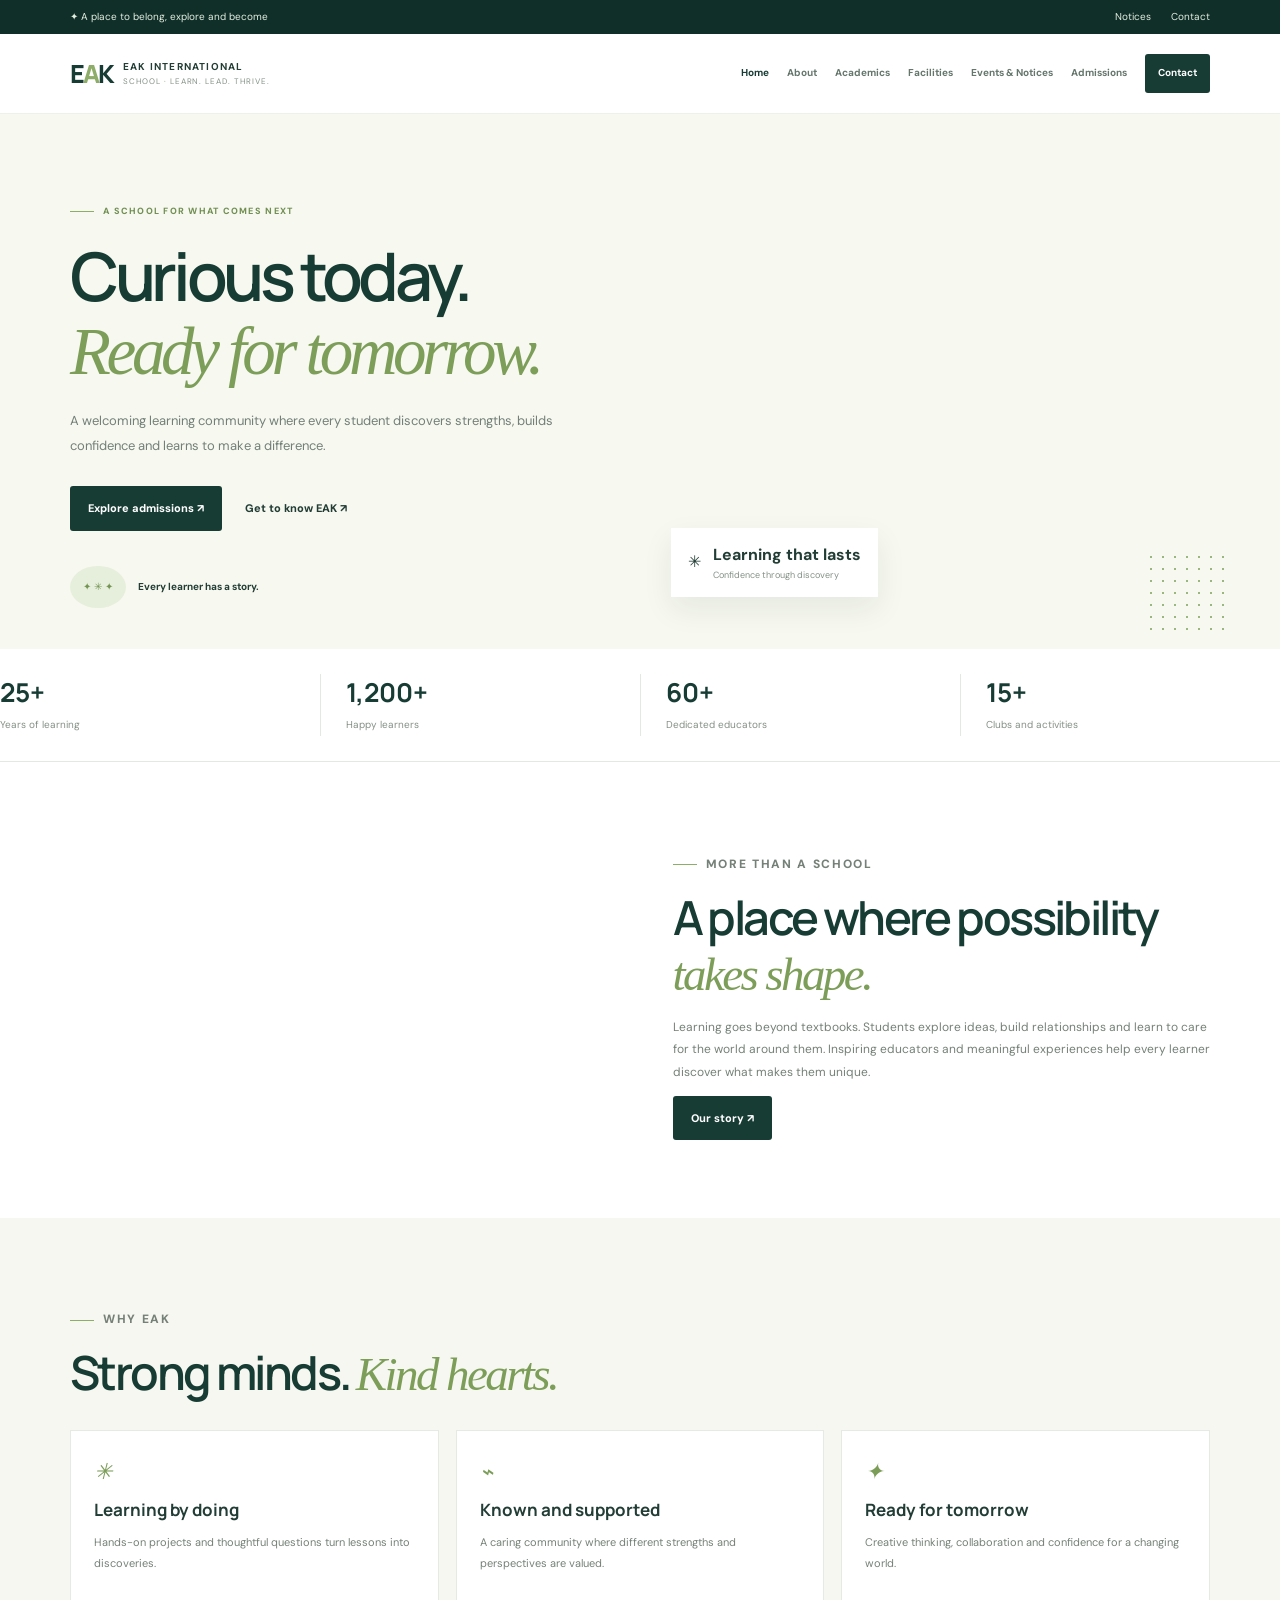
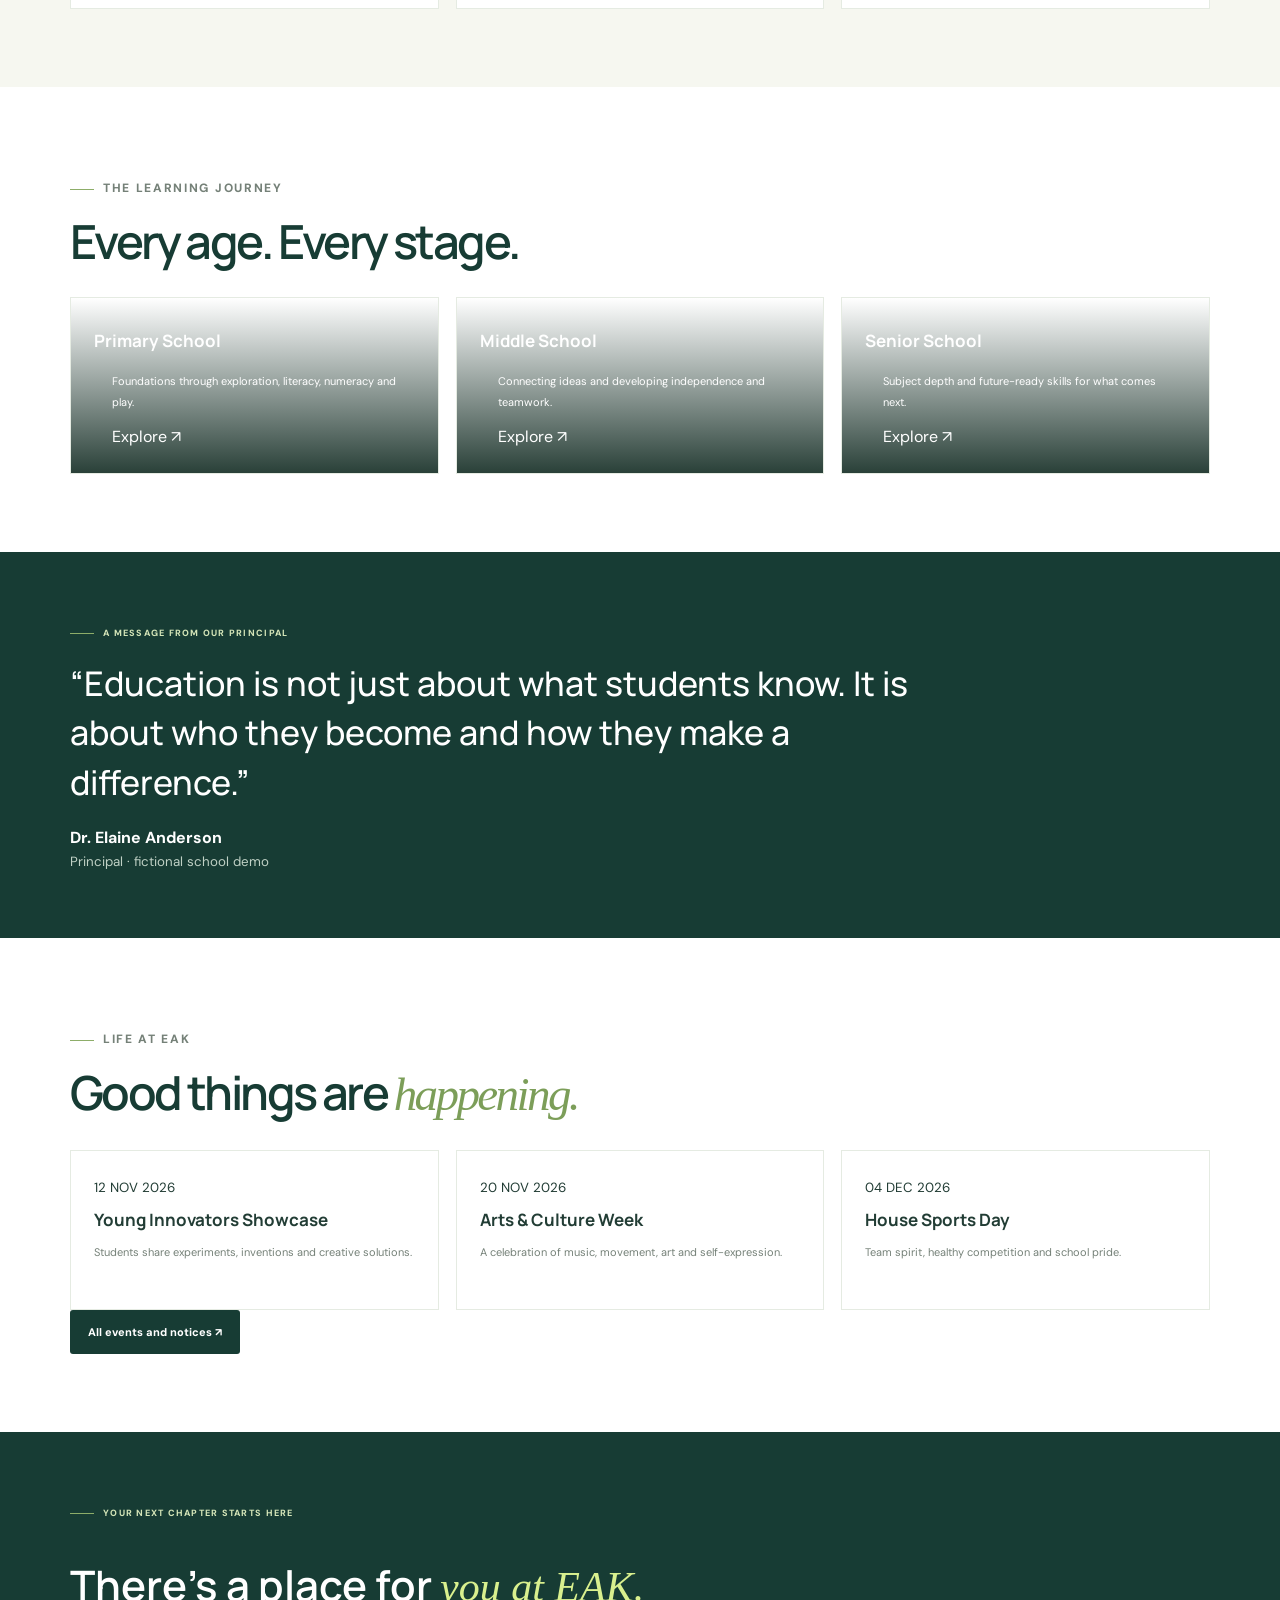
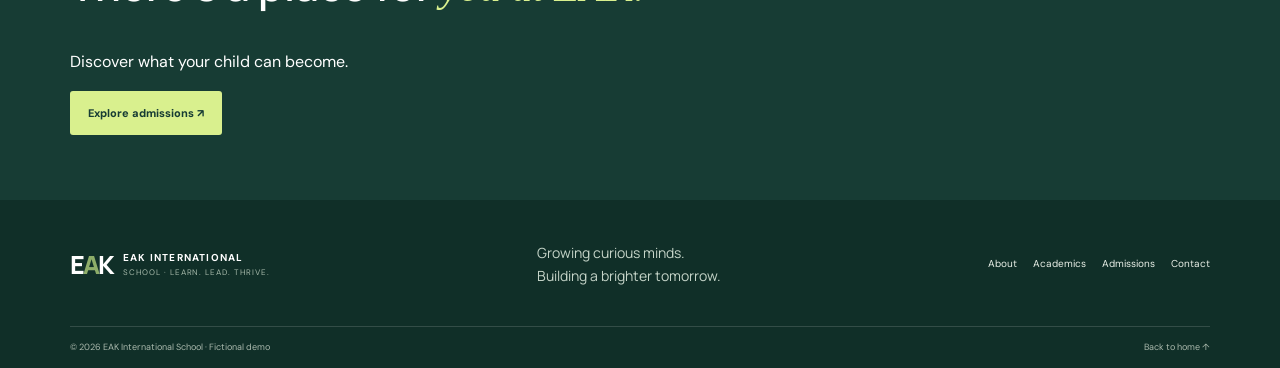
<file: index.html>
<!doctype html>
<html lang="en">

<head>
    <meta charset="utf-8">
    <meta name="viewport" content="width=device-width,initial-scale=1">
    <meta name="description" content="EAK International School — a curious, caring learning community.">
    <title>Home | EAK International School</title>
    <link rel="preconnect" href="https://fonts.googleapis.com">
    <link rel="preconnect" href="https://fonts.gstatic.com" crossorigin>
    <link
        href="https://fonts.googleapis.com/css2?family=DM+Sans:wght@400;500;600;700&family=Manrope:wght@400;500;600;700;800&display=swap"
        rel="stylesheet">
    <link rel="stylesheet" href="css/styles.css">
    <script src="js/main.js" defer></script>
</head>

<body>
    <div class="utility">
        <div class="wrap utility-inner"><span>✦ A place to belong, explore and become</span>
            <div><a href="events.html">Notices</a><a href="contact.html">Contact</a></div>
        </div>
    </div>
    <header class="header">
        <div class="wrap nav-wrap"><a class="brand" href="index.html"><span
                    class="brand-symbol">E<span>A</span>K</span><span><b>EAK INTERNATIONAL</b><small>SCHOOL · LEARN.
                        LEAD. THRIVE.</small></span></a>
            <button class="menu-toggle" aria-label="Open navigation" aria-expanded="false">☰</button>
            <nav class="nav" aria-label="Main navigation"><a href="index.html" class="active">Home</a><a
                    href="about.html">About</a><a href="academics.html">Academics</a><a
                    href="facilities.html">Facilities</a><a href="events.html">Events & Notices</a><a
                    href="admissions.html">Admissions</a><a href="contact.html">Contact</a></nav>
        </div>
    </header>
    <main>
        <section class="home-hero">
            <div class="wrap hero-layout">
                <div class="hero-copy">
                    <p class="eyebrow">A SCHOOL FOR WHAT COMES NEXT</p>
                    <h1>Curious today.<br><em>Ready for tomorrow.</em></h1>
                    <p class="lead">A welcoming learning community where every student discovers strengths, builds
                        confidence and learns to make a difference.</p>
                    <div class="actions"><a class="btn" href="admissions.html">Explore admissions ↗</a><a
                            class="inline-link" href="about.html">Get to know EAK ↗</a></div>
                    <div class="hero-note"><span>✦ ✳ ✦</span><b>Every learner has a story.</b></div>
                </div>
                <div class="hero-art">
                    <div class="hero-image"></div>
                    <div class="image-tag">✳ <div><b>Learning that lasts</b><small>Confidence through discovery</small>
                        </div>
                    </div>
                    <div class="dots"></div>
                </div>
            </div>
        </section>
        <section class="stats">
            <div><b>25+</b><small>Years of learning</small></div>
            <div><b>1,200+</b><small>Happy learners</small></div>
            <div><b>60+</b><small>Dedicated educators</small></div>
            <div><b>15+</b><small>Clubs and activities</small></div>
        </section>
        <section class="section">
            <div class="wrap split">
                <div class="photo about-photo"></div>
                <div>
                    <p class="eyebrow">MORE THAN A SCHOOL</p>
                    <h2>A place where possibility <em>takes shape.</em></h2>
                    <p>Learning goes beyond textbooks. Students explore ideas, build relationships and learn to care for
                        the world around them. Inspiring educators and meaningful experiences help every learner
                        discover what makes them unique.</p><a class="btn" href="about.html">Our story ↗</a>
                </div>
            </div>
        </section>
        <section class="section tint">
            <div class="wrap">
                <p class="eyebrow">WHY EAK</p>
                <h2>Strong minds. <em>Kind hearts.</em></h2>
                <div class="cards">
                    <article><i>✳</i>
                        <h3>Learning by doing</h3>
                        <p>Hands-on projects and thoughtful questions turn lessons into discoveries.</p>
                    </article>
                    <article><i>⌁</i>
                        <h3>Known and supported</h3>
                        <p>A caring community where different strengths and perspectives are valued.</p>
                    </article>
                    <article><i>✦</i>
                        <h3>Ready for tomorrow</h3>
                        <p>Creative thinking, collaboration and confidence for a changing world.</p>
                    </article>
                </div>
            </div>
        </section>
        <section class="section">
            <div class="wrap">
                <p class="eyebrow">THE LEARNING JOURNEY</p>
                <h2>Every age. Every stage.</h2>
                <div class="cards">
                    <article class="photo-card p1">
                        <h3>Primary School</h3>
                        <p>Foundations through exploration, literacy, numeracy and play.</p><a
                            href="academics.html#primary">Explore ↗</a>
                    </article>
                    <article class="photo-card p2">
                        <h3>Middle School</h3>
                        <p>Connecting ideas and developing independence and teamwork.</p><a
                            href="academics.html#middle">Explore ↗</a>
                    </article>
                    <article class="photo-card p3">
                        <h3>Senior School</h3>
                        <p>Subject depth and future-ready skills for what comes next.</p><a
                            href="academics.html#senior">Explore ↗</a>
                    </article>
                </div>
            </div>
        </section>
        <section class="dark-band">
            <div class="wrap">
                <p class="eyebrow light">A MESSAGE FROM OUR PRINCIPAL</p>
                <blockquote>“Education is not just about what students know. It is about who they become and how they
                    make a difference.”</blockquote><b>Dr. Elaine Anderson</b><small>Principal · fictional school
                    demo</small>
            </div>
        </section>
        <section class="section">
            <div class="wrap">
                <p class="eyebrow">LIFE AT EAK</p>
                <h2>Good things are <em>happening.</em></h2>
                <div class="cards">
                    <article><small>12 NOV 2026</small>
                        <h3>Young Innovators Showcase</h3>
                        <p>Students share experiments, inventions and creative solutions.</p>
                    </article>
                    <article><small>20 NOV 2026</small>
                        <h3>Arts & Culture Week</h3>
                        <p>A celebration of music, movement, art and self-expression.</p>
                    </article>
                    <article><small>04 DEC 2026</small>
                        <h3>House Sports Day</h3>
                        <p>Team spirit, healthy competition and school pride.</p>
                    </article>
                </div><a class="btn" href="events.html">All events and notices ↗</a>
            </div>
        </section>
        <section class="dark-band">
            <div class="wrap">
                <p class="eyebrow light">YOUR NEXT CHAPTER STARTS HERE</p>
                <h2>There’s a place for <em>you at EAK.</em></h2>
                <p>Discover what your child can become.</p><a class="btn lime" href="admissions.html">Explore admissions
                    ↗</a>
            </div>
        </section>
    </main>
    <footer class="footer">
        <div class="wrap footer-main"><a class="brand brand-light" href="index.html"><span
                    class="brand-symbol">E<span>A</span>K</span><span><b>EAK INTERNATIONAL</b><small>SCHOOL · LEARN.
                        LEAD. THRIVE.</small></span></a>
            <p>Growing curious minds.<br>Building a brighter tomorrow.</p>
            <div class="footer-links"><a href="about.html">About</a><a href="academics.html">Academics</a><a
                    href="admissions.html">Admissions</a><a href="contact.html">Contact</a></div>
        </div>
        <div class="wrap footer-bottom"><span>© <span data-year>2026</span> EAK International School · Fictional
                demo</span><a href="index.html">Back to home ↑</a></div>
    </footer>
</body>

</html>
</file>
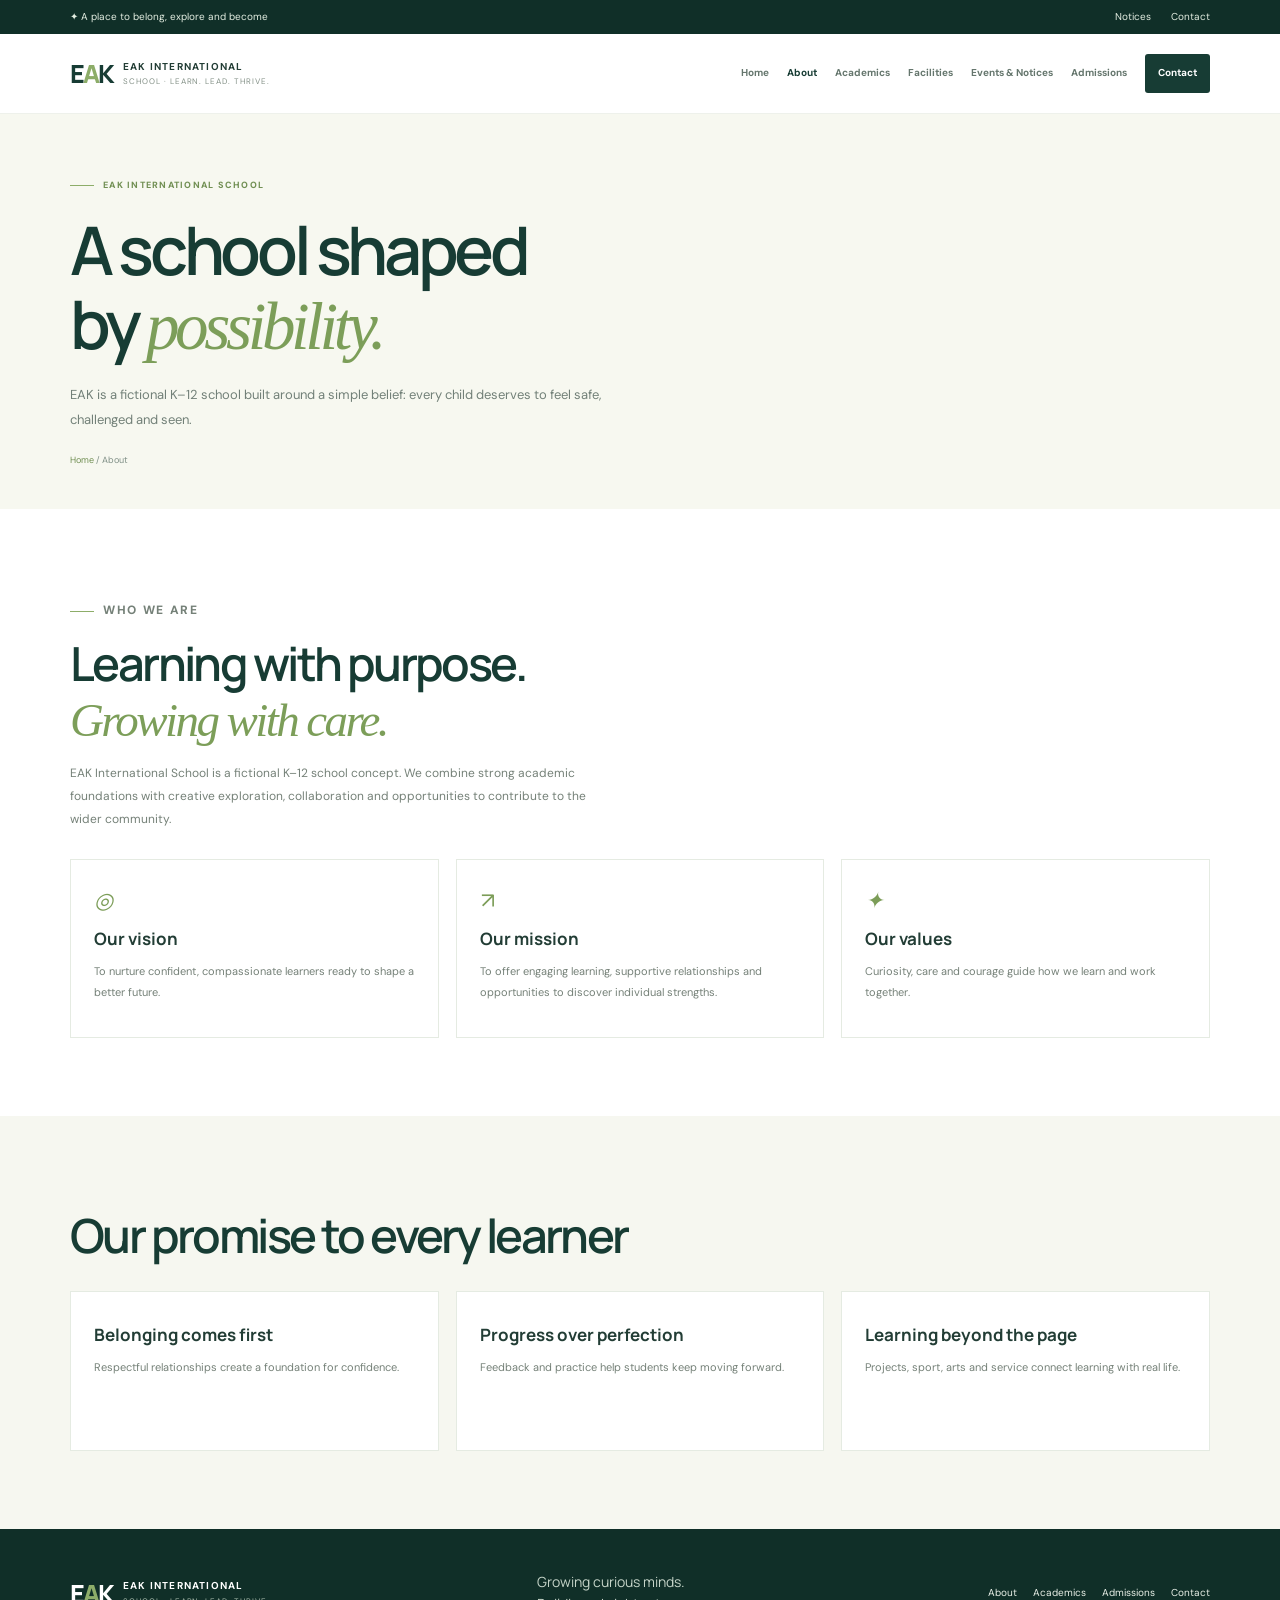
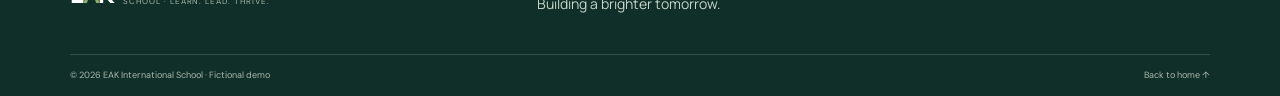
<file: about.html>
<!doctype html>
<html lang="en">

<head>
    <meta charset="utf-8">
    <meta name="viewport" content="width=device-width,initial-scale=1">
    <meta name="description" content="EAK International School — a curious, caring learning community.">
    <title>About | EAK International School</title>
    <link rel="preconnect" href="https://fonts.googleapis.com">
    <link rel="preconnect" href="https://fonts.gstatic.com" crossorigin>
    <link
        href="https://fonts.googleapis.com/css2?family=DM+Sans:wght@400;500;600;700&family=Manrope:wght@400;500;600;700;800&display=swap"
        rel="stylesheet">
    <link rel="stylesheet" href="css/styles.css">
    <script src="js/main.js" defer></script>
</head>

<body>
    <div class="utility">
        <div class="wrap utility-inner"><span>✦ A place to belong, explore and become</span>
            <div><a href="events.html">Notices</a><a href="contact.html">Contact</a></div>
        </div>
    </div>
    <header class="header">
        <div class="wrap nav-wrap"><a class="brand" href="index.html"><span
                    class="brand-symbol">E<span>A</span>K</span><span><b>EAK INTERNATIONAL</b><small>SCHOOL · LEARN.
                        LEAD. THRIVE.</small></span></a>
            <button class="menu-toggle" aria-label="Open navigation" aria-expanded="false">☰</button>
            <nav class="nav" aria-label="Main navigation"><a href="index.html">Home</a><a href="about.html"
                    class="active">About</a><a href="academics.html">Academics</a><a
                    href="facilities.html">Facilities</a><a href="events.html">Events & Notices</a><a
                    href="admissions.html">Admissions</a><a href="contact.html">Contact</a></nav>
        </div>
    </header>
    <main>
        <section class="page-hero">
            <div class="wrap">
                <p class="eyebrow">EAK INTERNATIONAL SCHOOL</p>
                <h1>A school shaped<br>by <em>possibility.</em></h1>
                <p class="lead">EAK is a fictional K–12 school built around a simple belief: every child deserves to
                    feel safe, challenged and seen.</p>
                <div class="breadcrumb"><a href="index.html">Home</a> / About</div>
            </div>
        </section>
        <section class="section">
            <div class="wrap">
                <p class="eyebrow">WHO WE ARE</p>
                <h2>Learning with purpose.<br><em>Growing with care.</em></h2>
                <p class="lead">EAK International School is a fictional K–12 school concept. We combine strong academic
                    foundations with creative exploration, collaboration and opportunities to contribute to the wider
                    community.</p>
                <div class="cards">
                    <article><i>◎</i>
                        <h3>Our vision</h3>
                        <p>To nurture confident, compassionate learners ready to shape a better future.</p>
                    </article>
                    <article><i>↗</i>
                        <h3>Our mission</h3>
                        <p>To offer engaging learning, supportive relationships and opportunities to discover individual
                            strengths.</p>
                    </article>
                    <article><i>✦</i>
                        <h3>Our values</h3>
                        <p>Curiosity, care and courage guide how we learn and work together.</p>
                    </article>
                </div>
            </div>
        </section>
        <section class="section tint">
            <div class="wrap">
                <h2>Our promise to every learner</h2>
                <div class="cards">
                    <article>
                        <h3>Belonging comes first</h3>
                        <p>Respectful relationships create a foundation for confidence.</p>
                    </article>
                    <article>
                        <h3>Progress over perfection</h3>
                        <p>Feedback and practice help students keep moving forward.</p>
                    </article>
                    <article>
                        <h3>Learning beyond the page</h3>
                        <p>Projects, sport, arts and service connect learning with real life.</p>
                    </article>
                </div>
            </div>
        </section>
    </main>
    <footer class="footer">
        <div class="wrap footer-main"><a class="brand brand-light" href="index.html"><span
                    class="brand-symbol">E<span>A</span>K</span><span><b>EAK INTERNATIONAL</b><small>SCHOOL · LEARN.
                        LEAD. THRIVE.</small></span></a>
            <p>Growing curious minds.<br>Building a brighter tomorrow.</p>
            <div class="footer-links"><a href="about.html">About</a><a href="academics.html">Academics</a><a
                    href="admissions.html">Admissions</a><a href="contact.html">Contact</a></div>
        </div>
        <div class="wrap footer-bottom"><span>© <span data-year>2026</span> EAK International School · Fictional
                demo</span><a href="index.html">Back to home ↑</a></div>
    </footer>
</body>

</html>
</file>
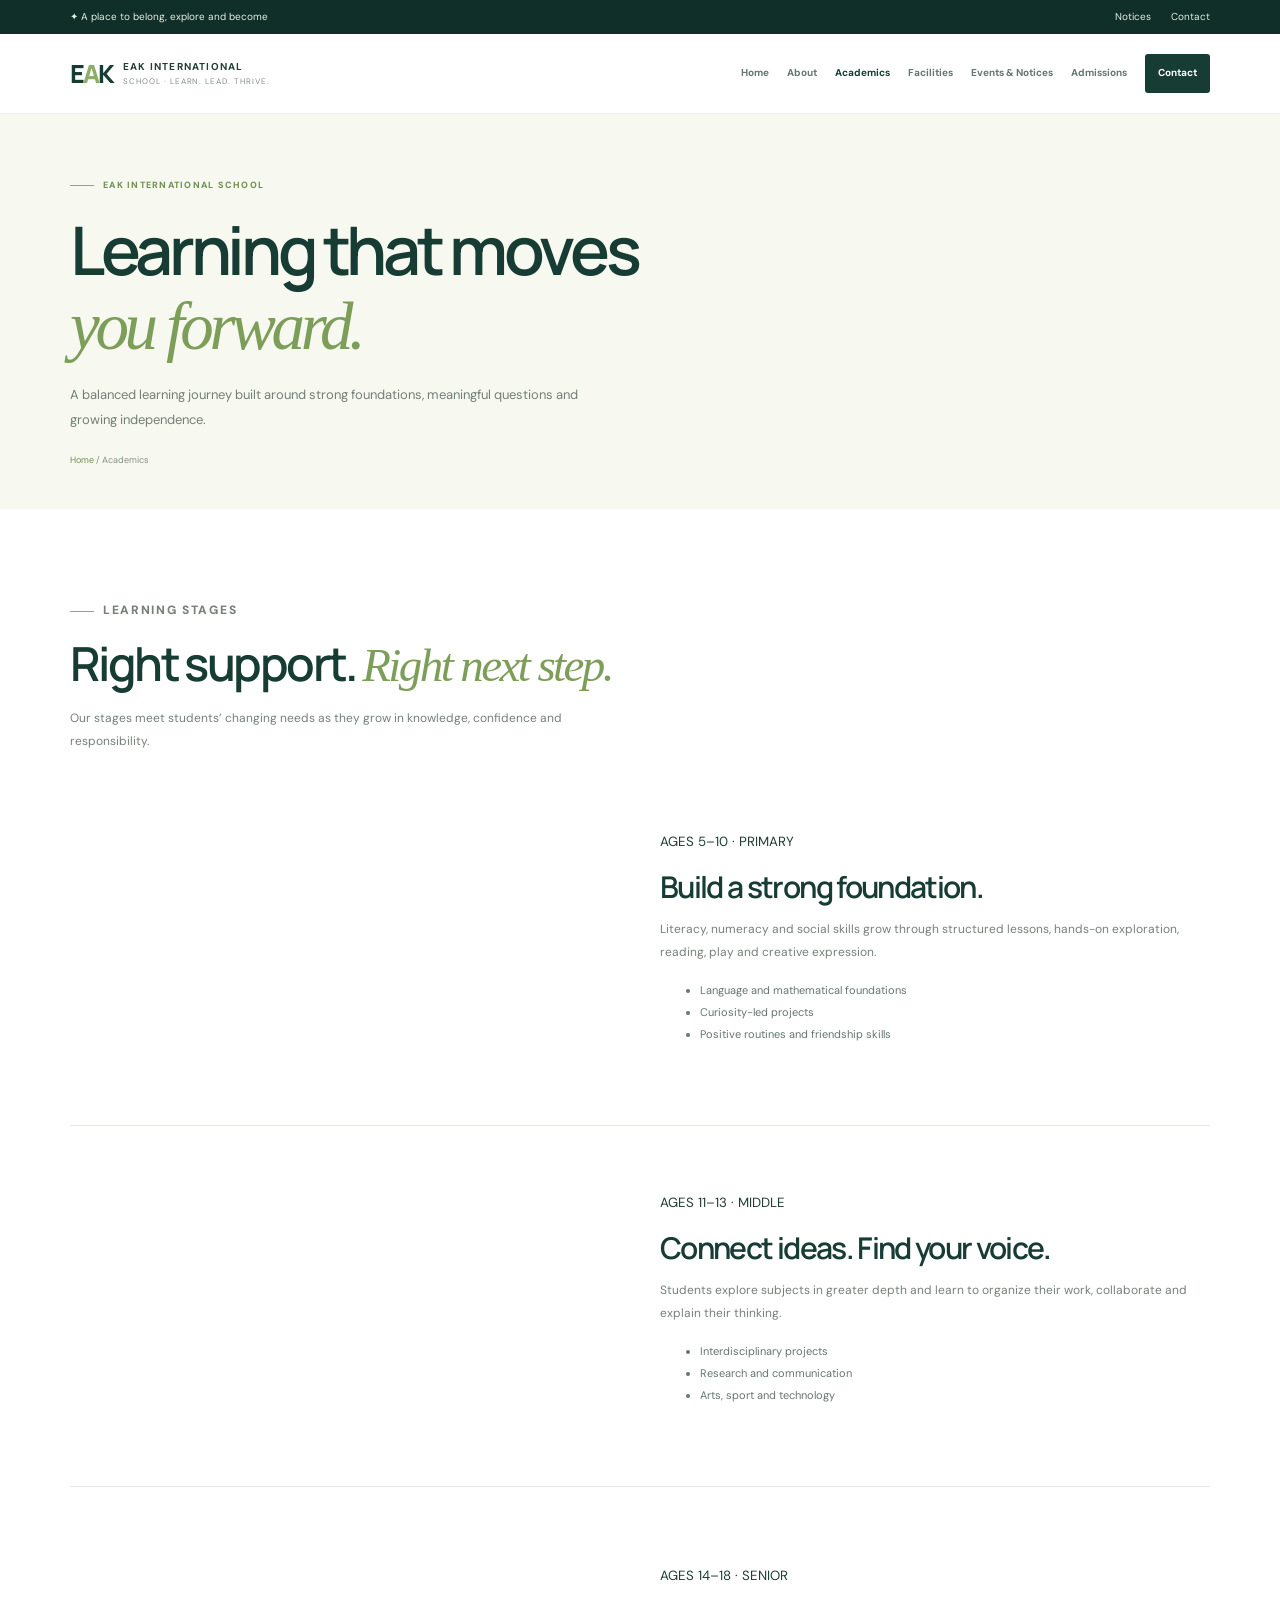
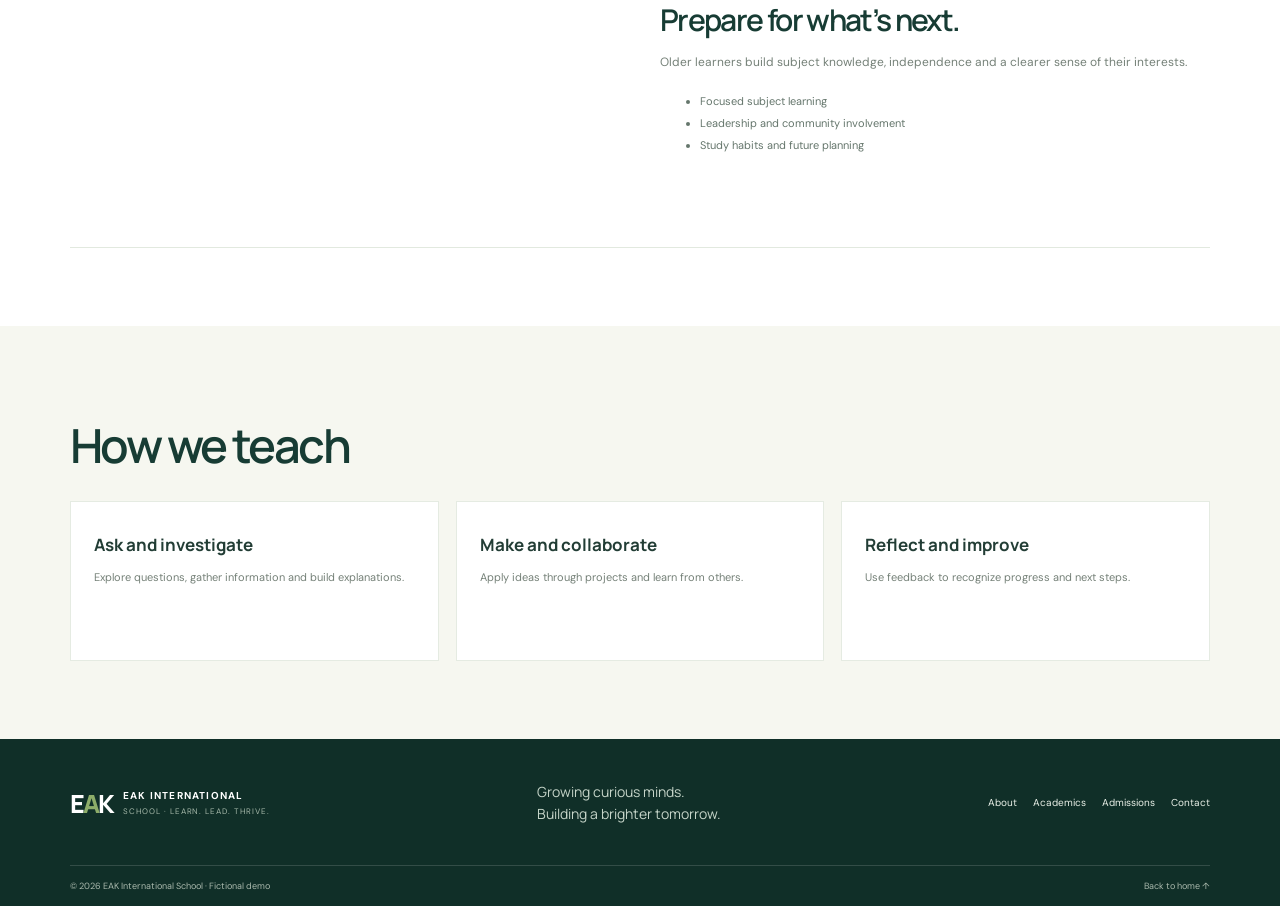
<file: academics.html>
<!doctype html>
<html lang="en">

<head>
    <meta charset="utf-8">
    <meta name="viewport" content="width=device-width,initial-scale=1">
    <meta name="description" content="EAK International School — a curious, caring learning community.">
    <title>Academics | EAK International School</title>
    <link rel="preconnect" href="https://fonts.googleapis.com">
    <link rel="preconnect" href="https://fonts.gstatic.com" crossorigin>
    <link
        href="https://fonts.googleapis.com/css2?family=DM+Sans:wght@400;500;600;700&family=Manrope:wght@400;500;600;700;800&display=swap"
        rel="stylesheet">
    <link rel="stylesheet" href="css/styles.css">
    <script src="js/main.js" defer></script>
</head>

<body>
    <div class="utility">
        <div class="wrap utility-inner"><span>✦ A place to belong, explore and become</span>
            <div><a href="events.html">Notices</a><a href="contact.html">Contact</a></div>
        </div>
    </div>
    <header class="header">
        <div class="wrap nav-wrap"><a class="brand" href="index.html"><span
                    class="brand-symbol">E<span>A</span>K</span><span><b>EAK INTERNATIONAL</b><small>SCHOOL · LEARN.
                        LEAD. THRIVE.</small></span></a>
            <button class="menu-toggle" aria-label="Open navigation" aria-expanded="false">☰</button>
            <nav class="nav" aria-label="Main navigation"><a href="index.html">Home</a><a href="about.html">About</a><a
                    href="academics.html" class="active">Academics</a><a href="facilities.html">Facilities</a><a
                    href="events.html">Events & Notices</a><a href="admissions.html">Admissions</a><a
                    href="contact.html">Contact</a></nav>
        </div>
    </header>
    <main>
        <section class="page-hero">
            <div class="wrap">
                <p class="eyebrow">EAK INTERNATIONAL SCHOOL</p>
                <h1>Learning that moves<br><em>you forward.</em></h1>
                <p class="lead">A balanced learning journey built around strong foundations, meaningful questions and
                    growing independence.</p>
                <div class="breadcrumb"><a href="index.html">Home</a> / Academics</div>
            </div>
        </section>
        <section class="section">
            <div class="wrap">
                <p class="eyebrow">LEARNING STAGES</p>
                <h2>Right support. <em>Right next step.</em></h2>
                <p class="lead">Our stages meet students’ changing needs as they grow in knowledge, confidence and
                    responsibility.</p>
                <div class="detail" id="primary">
                    <div class="photo p1"></div>
                    <div><small>AGES 5–10 · PRIMARY</small>
                        <h2>Build a strong foundation.</h2>
                        <p>Literacy, numeracy and social skills grow through structured lessons, hands-on exploration,
                            reading, play and creative expression.</p>
                        <ul>
                            <li>Language and mathematical foundations</li>
                            <li>Curiosity-led projects</li>
                            <li>Positive routines and friendship skills</li>
                        </ul>
                    </div>
                </div>
                <div class="detail" id="middle">
                    <div class="photo p2"></div>
                    <div><small>AGES 11–13 · MIDDLE</small>
                        <h2>Connect ideas. Find your voice.</h2>
                        <p>Students explore subjects in greater depth and learn to organize their work, collaborate and
                            explain their thinking.</p>
                        <ul>
                            <li>Interdisciplinary projects</li>
                            <li>Research and communication</li>
                            <li>Arts, sport and technology</li>
                        </ul>
                    </div>
                </div>
                <div class="detail" id="senior">
                    <div class="photo p3"></div>
                    <div><small>AGES 14–18 · SENIOR</small>
                        <h2>Prepare for what’s next.</h2>
                        <p>Older learners build subject knowledge, independence and a clearer sense of their interests.
                        </p>
                        <ul>
                            <li>Focused subject learning</li>
                            <li>Leadership and community involvement</li>
                            <li>Study habits and future planning</li>
                        </ul>
                    </div>
                </div>
            </div>
        </section>
        <section class="section tint">
            <div class="wrap">
                <h2>How we teach</h2>
                <div class="cards">
                    <article>
                        <h3>Ask and investigate</h3>
                        <p>Explore questions, gather information and build explanations.</p>
                    </article>
                    <article>
                        <h3>Make and collaborate</h3>
                        <p>Apply ideas through projects and learn from others.</p>
                    </article>
                    <article>
                        <h3>Reflect and improve</h3>
                        <p>Use feedback to recognize progress and next steps.</p>
                    </article>
                </div>
            </div>
        </section>
    </main>
    <footer class="footer">
        <div class="wrap footer-main"><a class="brand brand-light" href="index.html"><span
                    class="brand-symbol">E<span>A</span>K</span><span><b>EAK INTERNATIONAL</b><small>SCHOOL · LEARN.
                        LEAD. THRIVE.</small></span></a>
            <p>Growing curious minds.<br>Building a brighter tomorrow.</p>
            <div class="footer-links"><a href="about.html">About</a><a href="academics.html">Academics</a><a
                    href="admissions.html">Admissions</a><a href="contact.html">Contact</a></div>
        </div>
        <div class="wrap footer-bottom"><span>© <span data-year>2026</span> EAK International School · Fictional
                demo</span><a href="index.html">Back to home ↑</a></div>
    </footer>
</body>

</html>
</file>
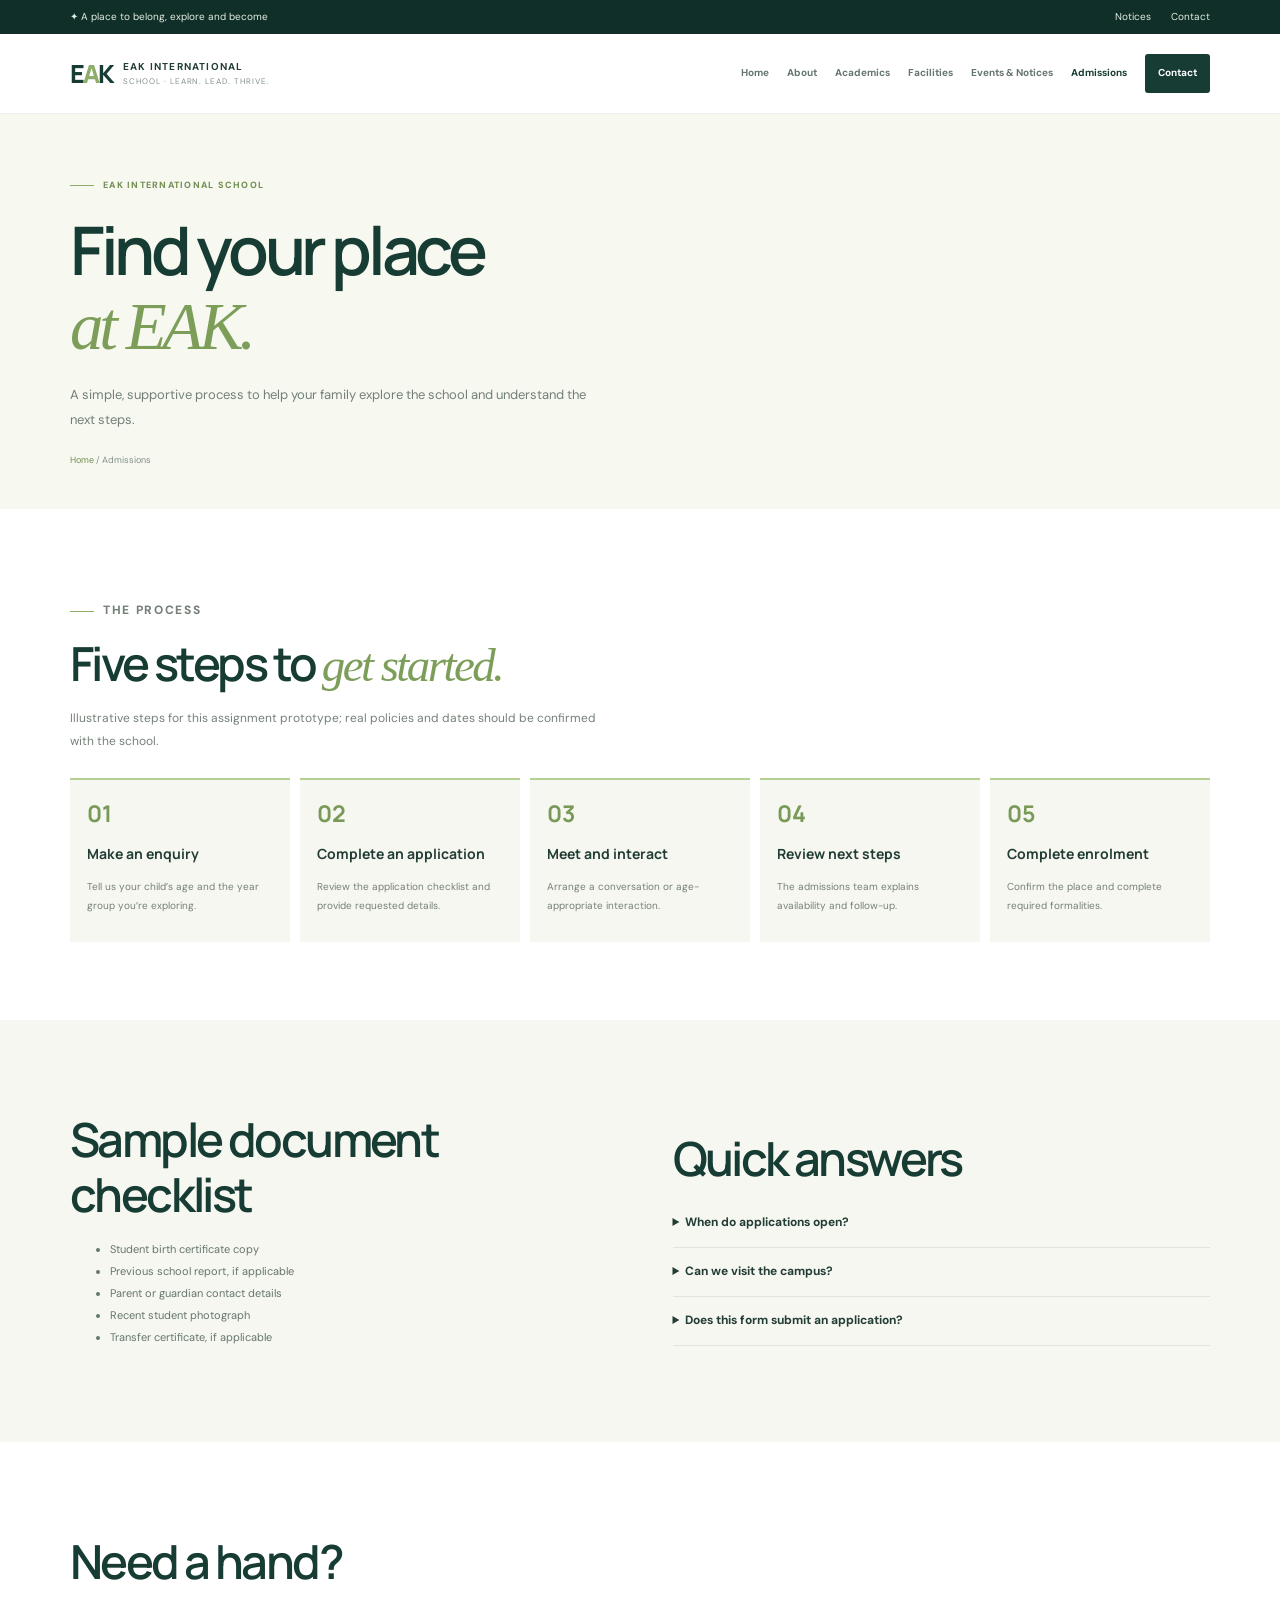
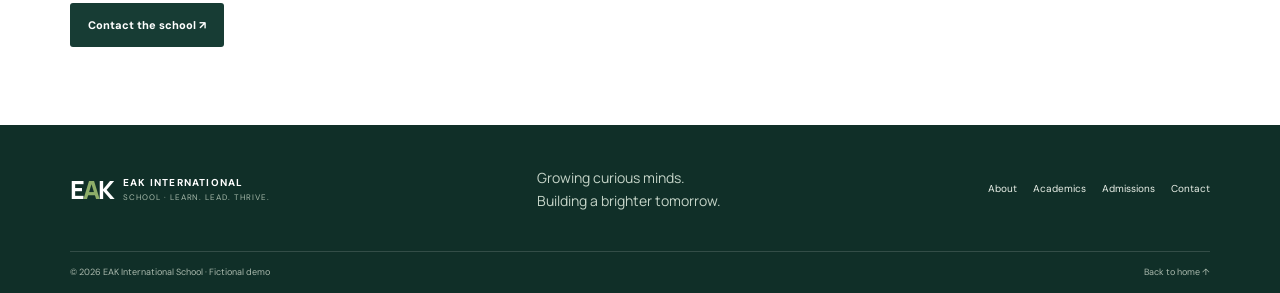
<file: admissions.html>
<!doctype html>
<html lang="en">

<head>
    <meta charset="utf-8">
    <meta name="viewport" content="width=device-width,initial-scale=1">
    <meta name="description" content="EAK International School — a curious, caring learning community.">
    <title>Admissions | EAK International School</title>
    <link rel="preconnect" href="https://fonts.googleapis.com">
    <link rel="preconnect" href="https://fonts.gstatic.com" crossorigin>
    <link
        href="https://fonts.googleapis.com/css2?family=DM+Sans:wght@400;500;600;700&family=Manrope:wght@400;500;600;700;800&display=swap"
        rel="stylesheet">
    <link rel="stylesheet" href="css/styles.css">
    <script src="js/main.js" defer></script>
</head>

<body>
    <div class="utility">
        <div class="wrap utility-inner"><span>✦ A place to belong, explore and become</span>
            <div><a href="events.html">Notices</a><a href="contact.html">Contact</a></div>
        </div>
    </div>
    <header class="header">
        <div class="wrap nav-wrap"><a class="brand" href="index.html"><span
                    class="brand-symbol">E<span>A</span>K</span><span><b>EAK INTERNATIONAL</b><small>SCHOOL · LEARN.
                        LEAD. THRIVE.</small></span></a>
            <button class="menu-toggle" aria-label="Open navigation" aria-expanded="false">☰</button>
            <nav class="nav" aria-label="Main navigation"><a href="index.html">Home</a><a href="about.html">About</a><a
                    href="academics.html">Academics</a><a href="facilities.html">Facilities</a><a
                    href="events.html">Events & Notices</a><a href="admissions.html" class="active">Admissions</a><a
                    href="contact.html">Contact</a></nav>
        </div>
    </header>
    <main>
        <section class="page-hero">
            <div class="wrap">
                <p class="eyebrow">EAK INTERNATIONAL SCHOOL</p>
                <h1>Find your place<br><em>at EAK.</em></h1>
                <p class="lead">A simple, supportive process to help your family explore the school and understand the
                    next steps.</p>
                <div class="breadcrumb"><a href="index.html">Home</a> / Admissions</div>
            </div>
        </section>
        <section class="section">
            <div class="wrap">
                <p class="eyebrow">THE PROCESS</p>
                <h2>Five steps to <em>get started.</em></h2>
                <p class="lead">Illustrative steps for this assignment prototype; real policies and dates should be
                    confirmed with the school.</p>
                <div class="steps">
                    <article><b>01</b>
                        <h3>Make an enquiry</h3>
                        <p>Tell us your child’s age and the year group you’re exploring.</p>
                    </article>
                    <article><b>02</b>
                        <h3>Complete an application</h3>
                        <p>Review the application checklist and provide requested details.</p>
                    </article>
                    <article><b>03</b>
                        <h3>Meet and interact</h3>
                        <p>Arrange a conversation or age-appropriate interaction.</p>
                    </article>
                    <article><b>04</b>
                        <h3>Review next steps</h3>
                        <p>The admissions team explains availability and follow-up.</p>
                    </article>
                    <article><b>05</b>
                        <h3>Complete enrolment</h3>
                        <p>Confirm the place and complete required formalities.</p>
                    </article>
                </div>
            </div>
        </section>
        <section class="section tint">
            <div class="wrap split">
                <div>
                    <h2>Sample document checklist</h2>
                    <ul>
                        <li>Student birth certificate copy</li>
                        <li>Previous school report, if applicable</li>
                        <li>Parent or guardian contact details</li>
                        <li>Recent student photograph</li>
                        <li>Transfer certificate, if applicable</li>
                    </ul>
                </div>
                <div>
                    <h2>Quick answers</h2>
                    <details>
                        <summary>When do applications open?</summary>
                        <p>The dates on this demo site are fictional and should be confirmed.</p>
                    </details>
                    <details>
                        <summary>Can we visit the campus?</summary>
                        <p>Use the contact form to preview a campus-visit enquiry.</p>
                    </details>
                    <details>
                        <summary>Does this form submit an application?</summary>
                        <p>No. This is a frontend-only prototype and does not store or send information.</p>
                    </details>
                </div>
            </div>
        </section>
        <section class="section">
            <div class="wrap">
                <h2>Need a hand?</h2><a class="btn" href="contact.html">Contact the school ↗</a>
            </div>
        </section>
    </main>
    <footer class="footer">
        <div class="wrap footer-main"><a class="brand brand-light" href="index.html"><span
                    class="brand-symbol">E<span>A</span>K</span><span><b>EAK INTERNATIONAL</b><small>SCHOOL · LEARN.
                        LEAD. THRIVE.</small></span></a>
            <p>Growing curious minds.<br>Building a brighter tomorrow.</p>
            <div class="footer-links"><a href="about.html">About</a><a href="academics.html">Academics</a><a
                    href="admissions.html">Admissions</a><a href="contact.html">Contact</a></div>
        </div>
        <div class="wrap footer-bottom"><span>© <span data-year>2026</span> EAK International School · Fictional
                demo</span><a href="index.html">Back to home ↑</a></div>
    </footer>
</body>

</html>
</file>
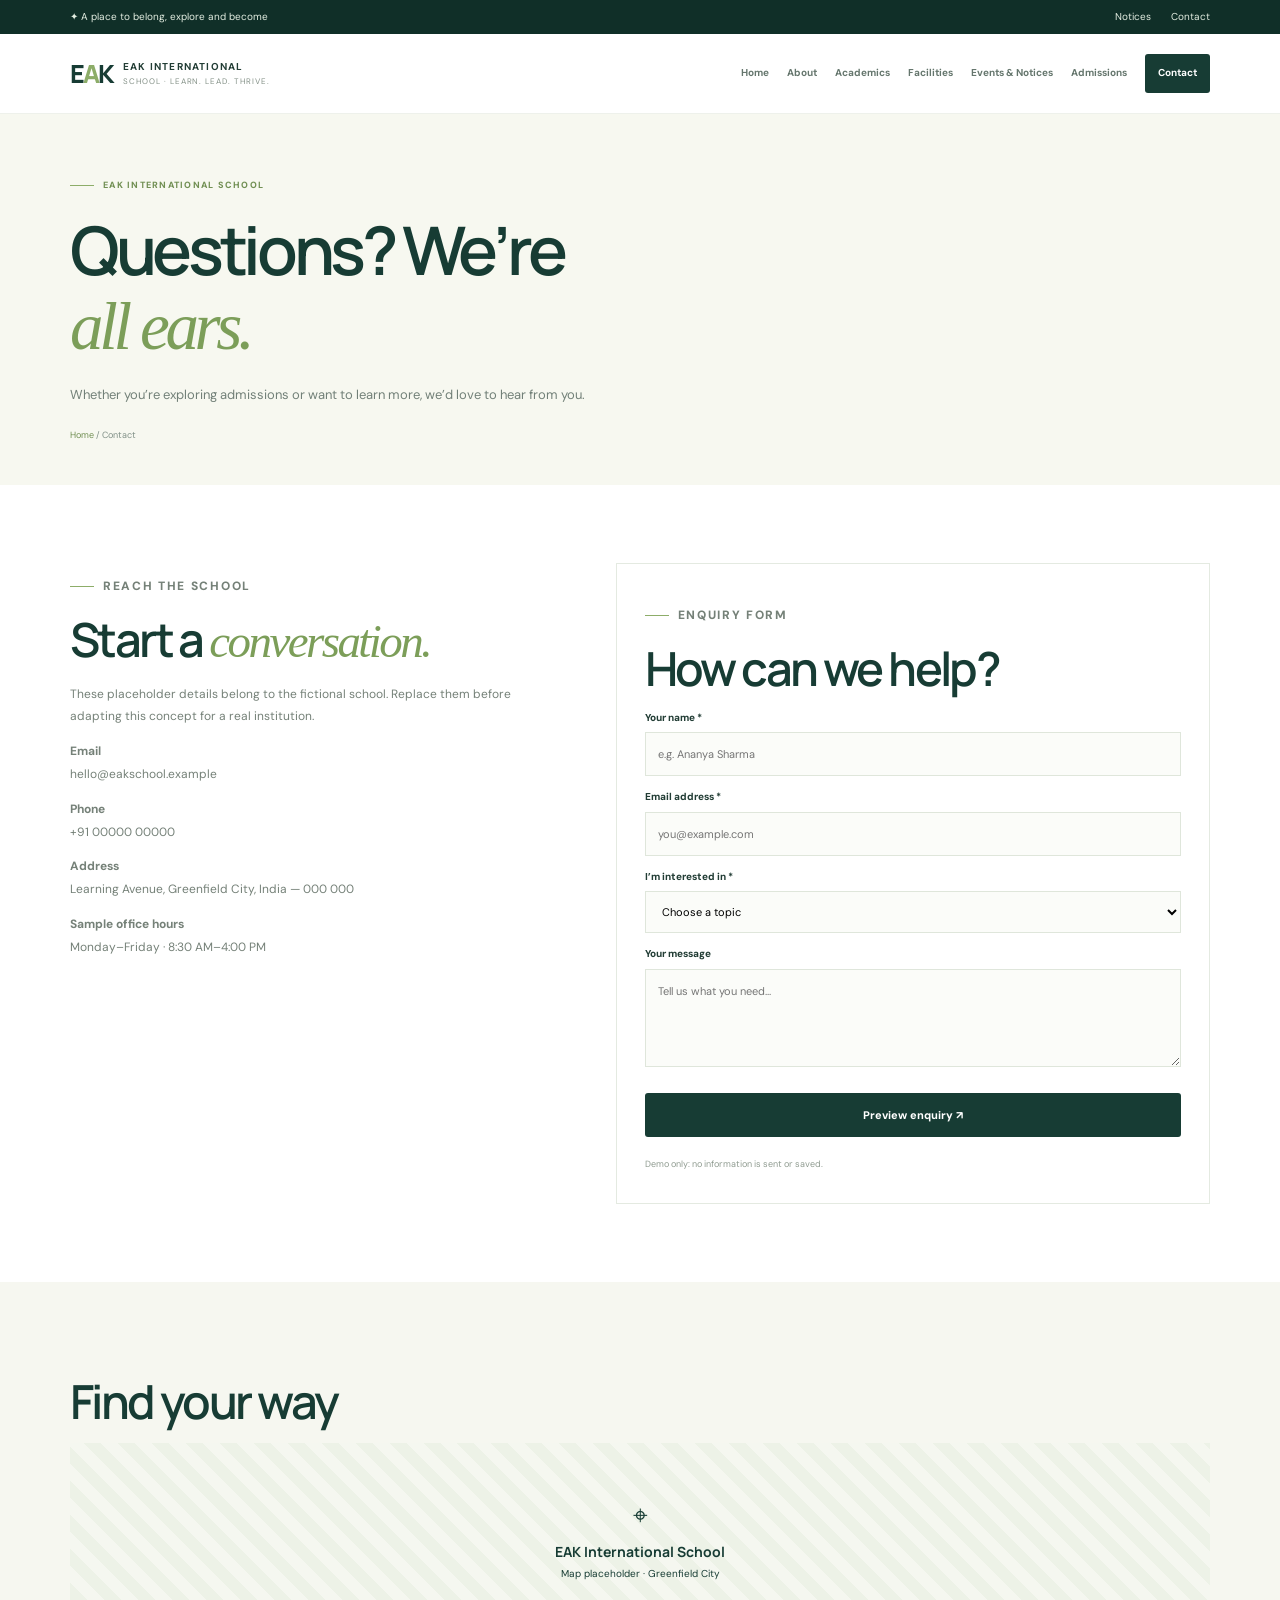
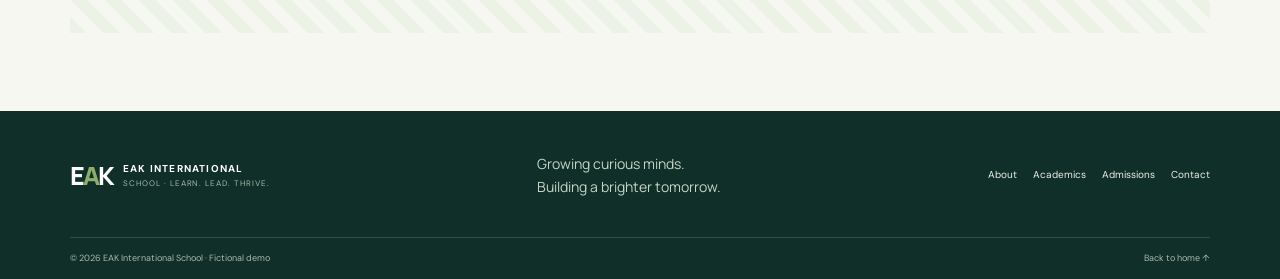
<file: contact.html>
<!doctype html>
<html lang="en">

<head>
    <meta charset="utf-8">
    <meta name="viewport" content="width=device-width,initial-scale=1">
    <meta name="description" content="EAK International School — a curious, caring learning community.">
    <title>Contact | EAK International School</title>
    <link rel="preconnect" href="https://fonts.googleapis.com">
    <link rel="preconnect" href="https://fonts.gstatic.com" crossorigin>
    <link
        href="https://fonts.googleapis.com/css2?family=DM+Sans:wght@400;500;600;700&family=Manrope:wght@400;500;600;700;800&display=swap"
        rel="stylesheet">
    <link rel="stylesheet" href="css/styles.css">
    <script src="js/main.js" defer></script>
</head>

<body>
    <div class="utility">
        <div class="wrap utility-inner"><span>✦ A place to belong, explore and become</span>
            <div><a href="events.html">Notices</a><a href="contact.html">Contact</a></div>
        </div>
    </div>
    <header class="header">
        <div class="wrap nav-wrap"><a class="brand" href="index.html"><span
                    class="brand-symbol">E<span>A</span>K</span><span><b>EAK INTERNATIONAL</b><small>SCHOOL · LEARN.
                        LEAD. THRIVE.</small></span></a>
            <button class="menu-toggle" aria-label="Open navigation" aria-expanded="false">☰</button>
            <nav class="nav" aria-label="Main navigation"><a href="index.html">Home</a><a href="about.html">About</a><a
                    href="academics.html">Academics</a><a href="facilities.html">Facilities</a><a
                    href="events.html">Events & Notices</a><a href="admissions.html">Admissions</a><a
                    href="contact.html" class="active">Contact</a></nav>
        </div>
    </header>
    <main>
        <section class="page-hero">
            <div class="wrap">
                <p class="eyebrow">EAK INTERNATIONAL SCHOOL</p>
                <h1>Questions? We’re<br><em>all ears.</em></h1>
                <p class="lead">Whether you’re exploring admissions or want to learn more, we’d love to hear from you.
                </p>
                <div class="breadcrumb"><a href="index.html">Home</a> / Contact</div>
            </div>
        </section>
        <section class="section">
            <div class="wrap contact-layout">
                <div>
                    <p class="eyebrow">REACH THE SCHOOL</p>
                    <h2>Start a <em>conversation.</em></h2>
                    <p>These placeholder details belong to the fictional school. Replace them before adapting this
                        concept for a real institution.</p>
                    <p><b>Email</b><br><a href="mailto:hello@eakschool.example">hello@eakschool.example</a></p>
                    <p><b>Phone</b><br><a href="tel:+910000000000">+91 00000 00000</a></p>
                    <p><b>Address</b><br>Learning Avenue, Greenfield City, India — 000 000</p>
                    <p><b>Sample office hours</b><br>Monday–Friday · 8:30 AM–4:00 PM</p>
                </div>
                <form class="contact-form" id="contactForm">
                    <p class="eyebrow">ENQUIRY FORM</p>
                    <h2>How can we help?</h2><label for="name">Your name *</label><input id="name" name="name" required
                        autocomplete="name" placeholder="e.g. Ananya Sharma"><label for="email">Email address
                        *</label><input id="email" name="email" type="email" required autocomplete="email"
                        placeholder="you@example.com"><label for="topic">I’m interested in *</label><select id="topic"
                        name="topic" required>
                        <option value="">Choose a topic</option>
                        <option>Admissions</option>
                        <option>Academics</option>
                        <option>Campus visit</option>
                        <option>General enquiry</option>
                    </select><label for="message">Your message</label><textarea id="message" name="message" rows="4"
                        placeholder="Tell us what you need..."></textarea><button class="btn" type="submit">Preview
                        enquiry ↗</button>
                    <p id="formStatus" role="status" aria-live="polite"></p><small>Demo only: no information is sent or
                        saved.</small>
                </form>
            </div>
        </section>
        <section class="section tint">
            <div class="wrap">
                <h2>Find your way</h2>
                <div class="map-placeholder">⌖<b>EAK International School</b><small>Map placeholder · Greenfield
                        City</small></div>
            </div>
        </section>
    </main>
    <footer class="footer">
        <div class="wrap footer-main"><a class="brand brand-light" href="index.html"><span
                    class="brand-symbol">E<span>A</span>K</span><span><b>EAK INTERNATIONAL</b><small>SCHOOL · LEARN.
                        LEAD. THRIVE.</small></span></a>
            <p>Growing curious minds.<br>Building a brighter tomorrow.</p>
            <div class="footer-links"><a href="about.html">About</a><a href="academics.html">Academics</a><a
                    href="admissions.html">Admissions</a><a href="contact.html">Contact</a></div>
        </div>
        <div class="wrap footer-bottom"><span>© <span data-year>2026</span> EAK International School · Fictional
                demo</span><a href="index.html">Back to home ↑</a></div>
    </footer>
</body>

</html>
</file>
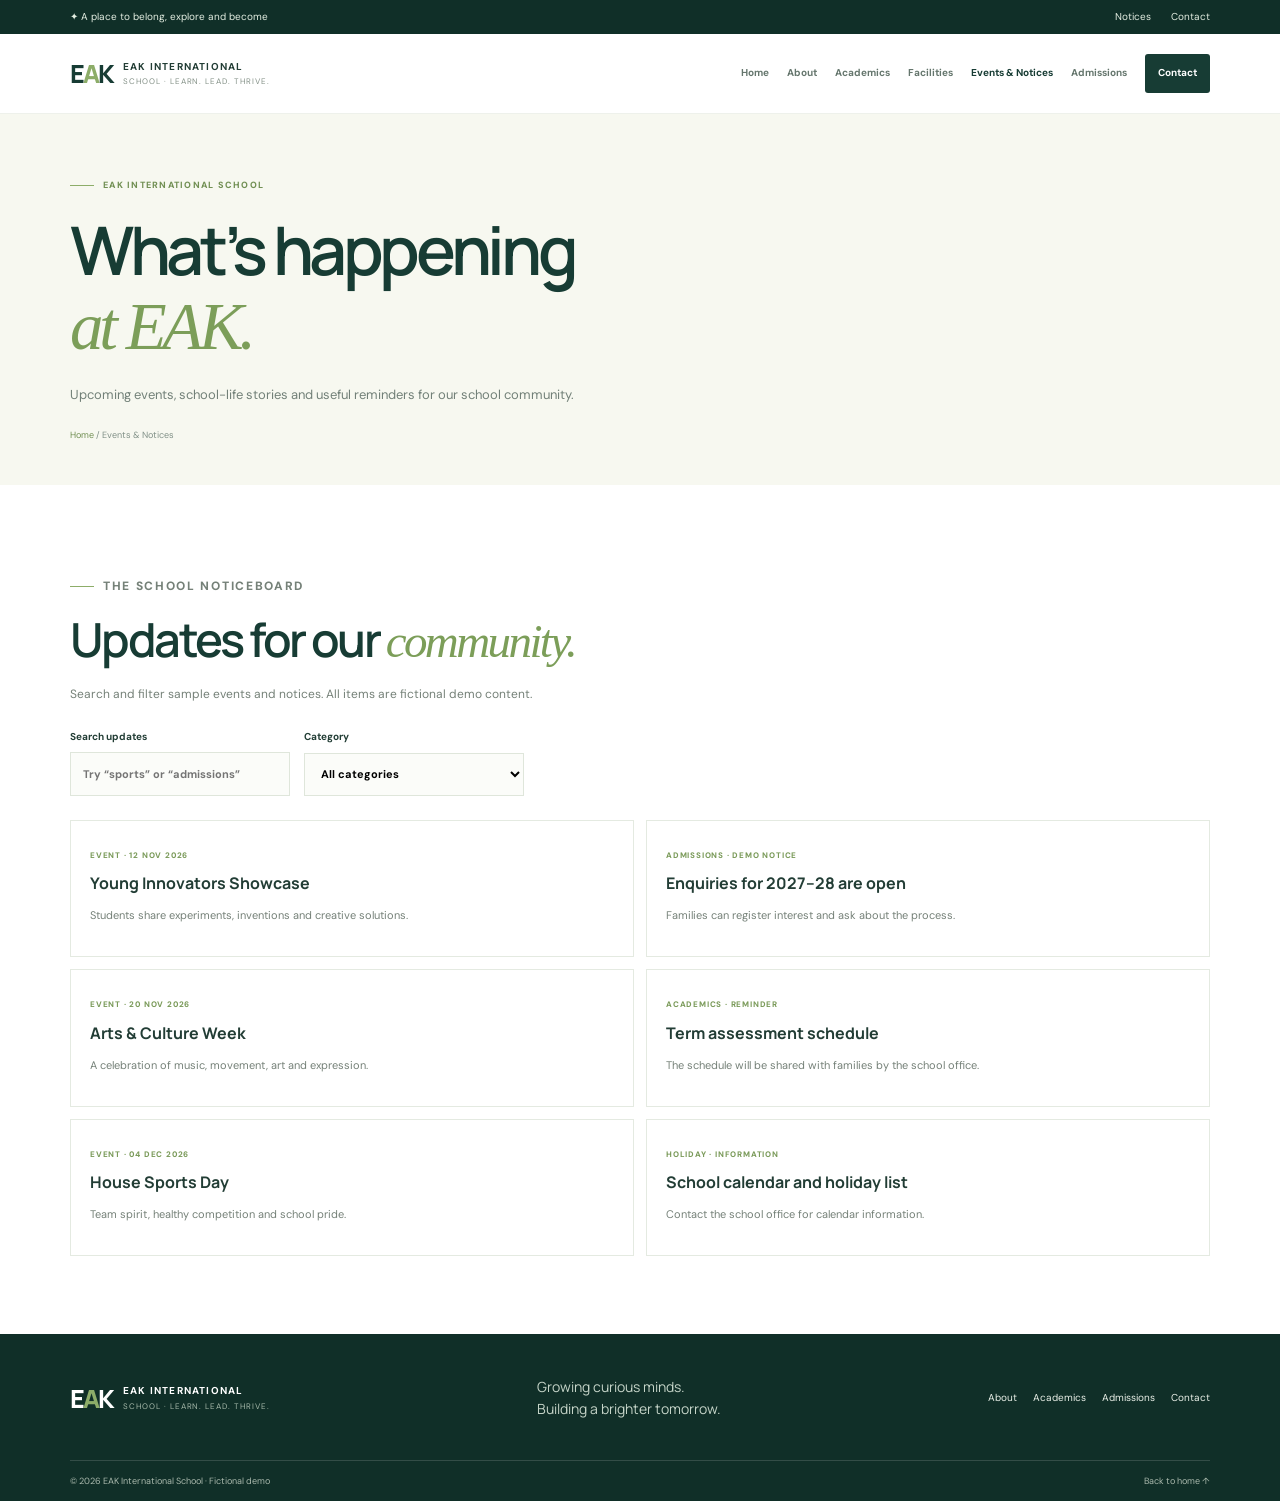
<file: events.html>
<!doctype html>
<html lang="en">

<head>
    <meta charset="utf-8">
    <meta name="viewport" content="width=device-width,initial-scale=1">
    <meta name="description" content="EAK International School — a curious, caring learning community.">
    <title>Events & Notices | EAK International School</title>
    <link rel="preconnect" href="https://fonts.googleapis.com">
    <link rel="preconnect" href="https://fonts.gstatic.com" crossorigin>
    <link
        href="https://fonts.googleapis.com/css2?family=DM+Sans:wght@400;500;600;700&family=Manrope:wght@400;500;600;700;800&display=swap"
        rel="stylesheet">
    <link rel="stylesheet" href="css/styles.css">
    <script src="js/main.js" defer></script>
</head>

<body>
    <div class="utility">
        <div class="wrap utility-inner"><span>✦ A place to belong, explore and become</span>
            <div><a href="events.html">Notices</a><a href="contact.html">Contact</a></div>
        </div>
    </div>
    <header class="header">
        <div class="wrap nav-wrap"><a class="brand" href="index.html"><span
                    class="brand-symbol">E<span>A</span>K</span><span><b>EAK INTERNATIONAL</b><small>SCHOOL · LEARN.
                        LEAD. THRIVE.</small></span></a>
            <button class="menu-toggle" aria-label="Open navigation" aria-expanded="false">☰</button>
            <nav class="nav" aria-label="Main navigation"><a href="index.html">Home</a><a href="about.html">About</a><a
                    href="academics.html">Academics</a><a href="facilities.html">Facilities</a><a href="events.html"
                    class="active">Events & Notices</a><a href="admissions.html">Admissions</a><a
                    href="contact.html">Contact</a></nav>
        </div>
    </header>
    <main>
        <section class="page-hero">
            <div class="wrap">
                <p class="eyebrow">EAK INTERNATIONAL SCHOOL</p>
                <h1>What’s happening<br><em>at EAK.</em></h1>
                <p class="lead">Upcoming events, school-life stories and useful reminders for our school community.</p>
                <div class="breadcrumb"><a href="index.html">Home</a> / Events & Notices</div>
            </div>
        </section>
        <section class="section" id="notices">
            <div class="wrap">
                <p class="eyebrow">THE SCHOOL NOTICEBOARD</p>
                <h2>Updates for our <em>community.</em></h2>
                <p class="lead">Search and filter sample events and notices. All items are fictional demo content.</p>
                <div class="filters"><label>Search updates<input id="eventSearch" type="search"
                            placeholder="Try “sports” or “admissions”"></label><label>Category<select
                            id="eventCategory">
                            <option value="all">All categories</option>
                            <option value="event">Events</option>
                            <option value="academic">Academics</option>
                            <option value="admissions">Admissions</option>
                            <option value="holiday">Holiday</option>
                        </select></label></div>
                <div id="noticeResults" class="notice-list">
                    <article data-category="event"><small>EVENT · 12 NOV 2026</small>
                        <h3>Young Innovators Showcase</h3>
                        <p>Students share experiments, inventions and creative solutions.</p>
                    </article>
                    <article data-category="admissions"><small>ADMISSIONS · DEMO NOTICE</small>
                        <h3>Enquiries for 2027–28 are open</h3>
                        <p>Families can register interest and ask about the process.</p>
                    </article>
                    <article data-category="event"><small>EVENT · 20 NOV 2026</small>
                        <h3>Arts & Culture Week</h3>
                        <p>A celebration of music, movement, art and expression.</p>
                    </article>
                    <article data-category="academic"><small>ACADEMICS · REMINDER</small>
                        <h3>Term assessment schedule</h3>
                        <p>The schedule will be shared with families by the school office.</p>
                    </article>
                    <article data-category="event"><small>EVENT · 04 DEC 2026</small>
                        <h3>House Sports Day</h3>
                        <p>Team spirit, healthy competition and school pride.</p>
                    </article>
                    <article data-category="holiday"><small>HOLIDAY · INFORMATION</small>
                        <h3>School calendar and holiday list</h3>
                        <p>Contact the school office for calendar information.</p>
                    </article>
                </div>
                <p id="emptyState" hidden>No updates match your search. Try another keyword or category.</p>
            </div>
        </section>
    </main>
    <footer class="footer">
        <div class="wrap footer-main"><a class="brand brand-light" href="index.html"><span
                    class="brand-symbol">E<span>A</span>K</span><span><b>EAK INTERNATIONAL</b><small>SCHOOL · LEARN.
                        LEAD. THRIVE.</small></span></a>
            <p>Growing curious minds.<br>Building a brighter tomorrow.</p>
            <div class="footer-links"><a href="about.html">About</a><a href="academics.html">Academics</a><a
                    href="admissions.html">Admissions</a><a href="contact.html">Contact</a></div>
        </div>
        <div class="wrap footer-bottom"><span>© <span data-year>2026</span> EAK International School · Fictional
                demo</span><a href="index.html">Back to home ↑</a></div>
    </footer>
</body>

</html>
</file>
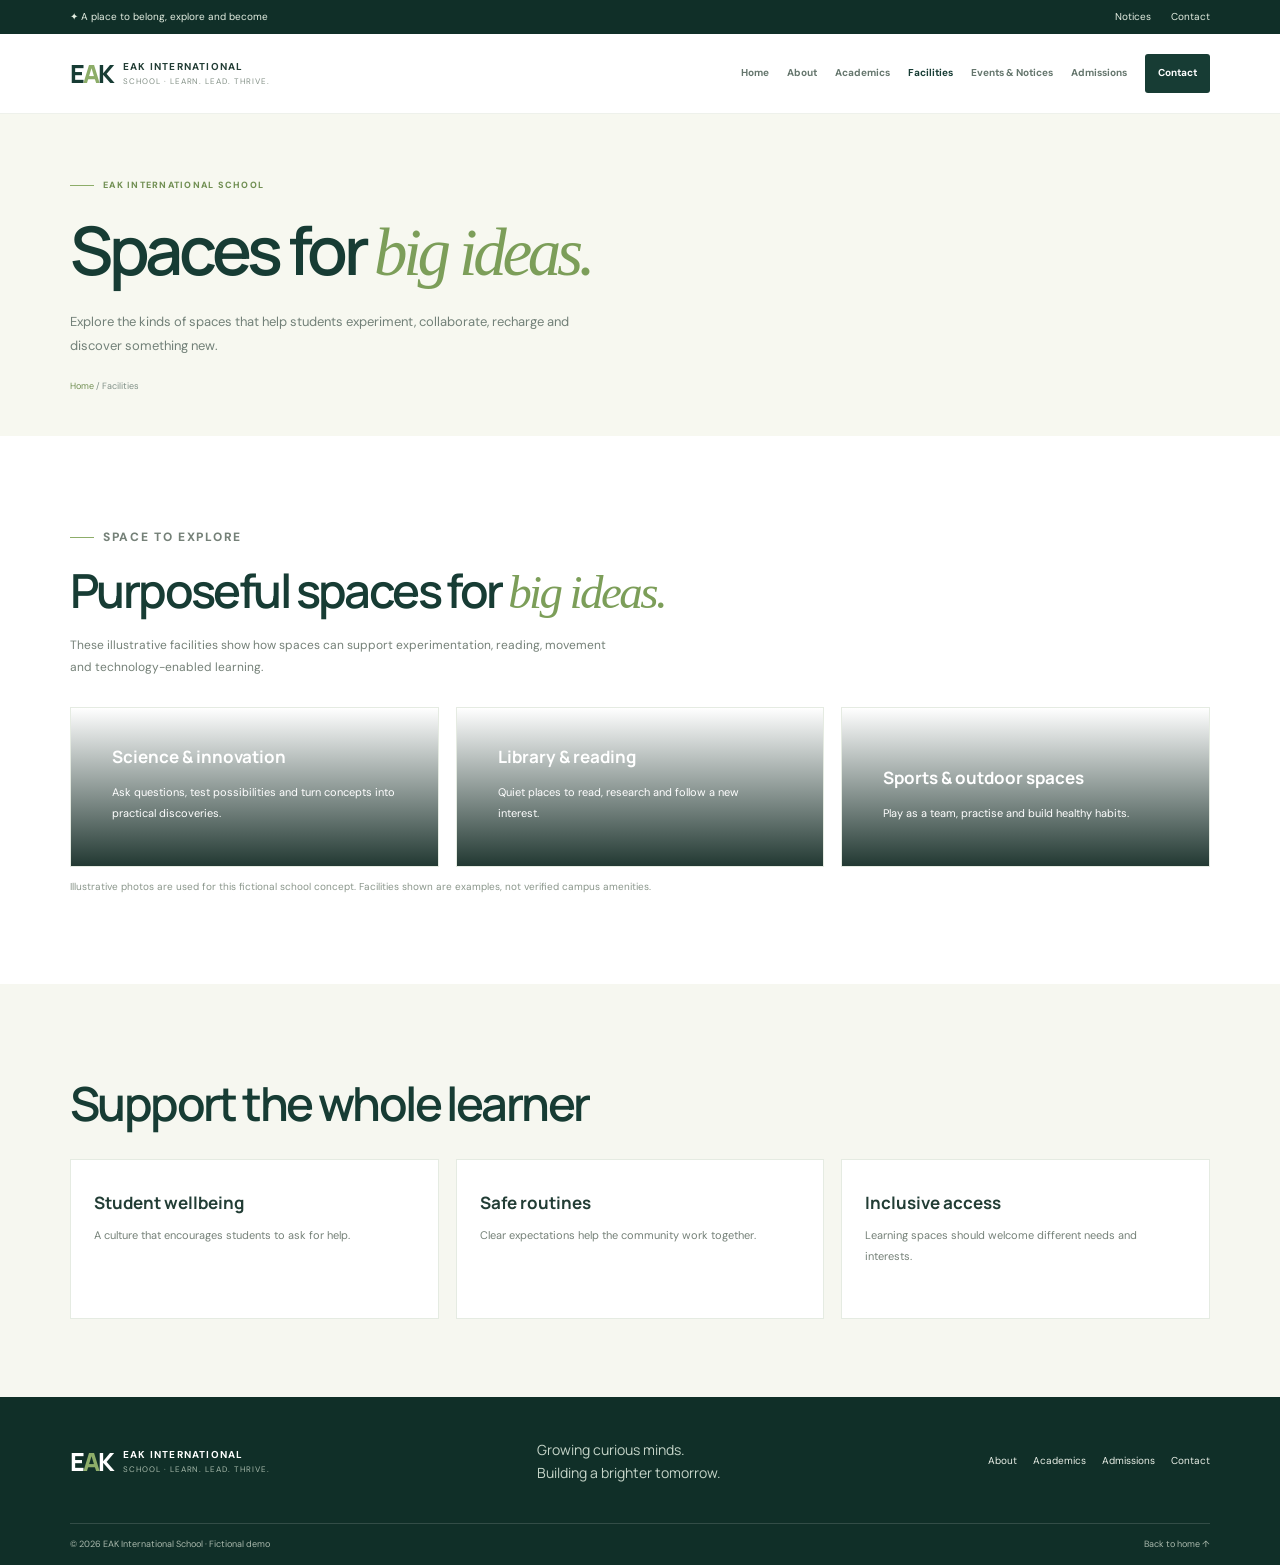
<file: facilities.html>
<!doctype html>
<html lang="en">

<head>
    <meta charset="utf-8">
    <meta name="viewport" content="width=device-width,initial-scale=1">
    <meta name="description" content="EAK International School — a curious, caring learning community.">
    <title>Facilities | EAK International School</title>
    <link rel="preconnect" href="https://fonts.googleapis.com">
    <link rel="preconnect" href="https://fonts.gstatic.com" crossorigin>
    <link
        href="https://fonts.googleapis.com/css2?family=DM+Sans:wght@400;500;600;700&family=Manrope:wght@400;500;600;700;800&display=swap"
        rel="stylesheet">
    <link rel="stylesheet" href="css/styles.css">
    <script src="js/main.js" defer></script>
</head>

<body>
    <div class="utility">
        <div class="wrap utility-inner"><span>✦ A place to belong, explore and become</span>
            <div><a href="events.html">Notices</a><a href="contact.html">Contact</a></div>
        </div>
    </div>
    <header class="header">
        <div class="wrap nav-wrap"><a class="brand" href="index.html"><span
                    class="brand-symbol">E<span>A</span>K</span><span><b>EAK INTERNATIONAL</b><small>SCHOOL · LEARN.
                        LEAD. THRIVE.</small></span></a>
            <button class="menu-toggle" aria-label="Open navigation" aria-expanded="false">☰</button>
            <nav class="nav" aria-label="Main navigation"><a href="index.html">Home</a><a href="about.html">About</a><a
                    href="academics.html">Academics</a><a href="facilities.html" class="active">Facilities</a><a
                    href="events.html">Events & Notices</a><a href="admissions.html">Admissions</a><a
                    href="contact.html">Contact</a></nav>
        </div>
    </header>
    <main>
        <section class="page-hero">
            <div class="wrap">
                <p class="eyebrow">EAK INTERNATIONAL SCHOOL</p>
                <h1>Spaces for <em>big ideas.</em></h1>
                <p class="lead">Explore the kinds of spaces that help students experiment, collaborate, recharge and
                    discover something new.</p>
                <div class="breadcrumb"><a href="index.html">Home</a> / Facilities</div>
            </div>
        </section>
        <section class="section">
            <div class="wrap">
                <p class="eyebrow">SPACE TO EXPLORE</p>
                <h2>Purposeful spaces for <em>big ideas.</em></h2>
                <p class="lead">These illustrative facilities show how spaces can support experimentation, reading,
                    movement and technology-enabled learning.</p>
                <div class="cards">
                    <article class="facility p4">
                        <h3>Science & innovation</h3>
                        <p>Ask questions, test possibilities and turn concepts into practical discoveries.</p>
                    </article>
                    <article class="facility p5">
                        <h3>Library & reading</h3>
                        <p>Quiet places to read, research and follow a new interest.</p>
                    </article>
                    <article class="facility p6">
                        <h3>Sports & outdoor spaces</h3>
                        <p>Play as a team, practise and build healthy habits.</p>
                    </article>
                </div>
                <p class="note">Illustrative photos are used for this fictional school concept. Facilities shown are
                    examples, not verified campus amenities.</p>
            </div>
        </section>
        <section class="section tint">
            <div class="wrap">
                <h2>Support the whole learner</h2>
                <div class="cards">
                    <article>
                        <h3>Student wellbeing</h3>
                        <p>A culture that encourages students to ask for help.</p>
                    </article>
                    <article>
                        <h3>Safe routines</h3>
                        <p>Clear expectations help the community work together.</p>
                    </article>
                    <article>
                        <h3>Inclusive access</h3>
                        <p>Learning spaces should welcome different needs and interests.</p>
                    </article>
                </div>
            </div>
        </section>
    </main>
    <footer class="footer">
        <div class="wrap footer-main"><a class="brand brand-light" href="index.html"><span
                    class="brand-symbol">E<span>A</span>K</span><span><b>EAK INTERNATIONAL</b><small>SCHOOL · LEARN.
                        LEAD. THRIVE.</small></span></a>
            <p>Growing curious minds.<br>Building a brighter tomorrow.</p>
            <div class="footer-links"><a href="about.html">About</a><a href="academics.html">Academics</a><a
                    href="admissions.html">Admissions</a><a href="contact.html">Contact</a></div>
        </div>
        <div class="wrap footer-bottom"><span>© <span data-year>2026</span> EAK International School · Fictional
                demo</span><a href="index.html">Back to home ↑</a></div>
    </footer>
</body>

</html>
</file>
<file: css/styles.css>
:root {
     --forest: #173c34;
     --dark: #102f28;
     --ink: #223d35;
     --muted: #718078;
     --leaf: #8dad69;
     --lime: #d9f08e;
     --cream: #f7f8f0;
     --line: #e2e9df;
     --head: 'Manrope', sans-serif;
     --body: 'DM Sans', sans-serif
 }

 * {
     box-sizing: border-box
 }

 html {
     scroll-behavior: smooth;
     scroll-padding-top: 95px
 }

 body {
     margin: 0;
     color: var(--ink);
     font-family: var(--body);
     line-height: 1.65
 }

 a {
     color: inherit;
     text-decoration: none
 }

 button,
 input,
 textarea,
 select {
     font: inherit
 }

 .wrap {
     width: min(1140px, calc(100% - 44px));
     margin: auto
 }

 .utility {
     background: var(--dark);
     color: #e4eee2;
     font-size: 10px
 }

 .utility-inner {
     min-height: 34px;
     display: flex;
     justify-content: space-between;
     align-items: center
 }

 .utility-inner div {
     display: flex;
     gap: 20px
 }

 .utility a:hover {
     color: var(--lime)
 }

 .header {
     height: 80px;
     position: sticky;
     top: 0;
     z-index: 10;
     background: white;
     border-bottom: 1px solid #eef1eb
 }

 .nav-wrap {
     height: 100%;
     display: flex;
     align-items: center;
     justify-content: space-between
 }

 .brand {
     display: flex;
     align-items: center;
     gap: 10px
 }

 .brand-symbol {
     font: 800 25px var(--head);
     letter-spacing: -2px;
     color: var(--forest)
 }

 .brand-symbol span {
     color: var(--leaf)
 }

 .brand b {
     display: block;
     font-size: 10px;
     letter-spacing: .12em
 }

 .brand small {
     display: block;
     font-size: 8px;
     letter-spacing: .12em;
     color: #849187
 }

 .nav {
     display: flex;
     align-items: center;
     gap: 18px;
     font-size: 10px;
     font-weight: 700
 }

 .nav a {
     color: #65766d
 }

 .nav a.active,
 .nav a:hover {
     color: var(--forest)
 }

 .nav a:last-child {
     background: var(--forest);
     color: white;
     padding: 11px 13px;
     border-radius: 3px
 }

 .menu-toggle {
     display: none
 }

 .home-hero,
 .page-hero {
     background: var(--cream)
 }

 .hero-layout {
     display: grid;
     grid-template-columns: 1fr .92fr;
     gap: 60px;
     align-items: center;
     padding-top: 65px
 }

 .hero-copy {
     padding-bottom: 25px
 }

 .eyebrow {
     font-size: 9px;
     letter-spacing: .14em;
     font-weight: 800;
     color: #718f53
 }

 .eyebrow:before {
     content: "";
     display: inline-block;
     width: 24px;
     height: 1px;
     background: #8dad69;
     vertical-align: middle;
     margin-right: 9px
 }

 .hero-copy h1,
 .page-hero h1 {
     font: 600 clamp(42px, 5.3vw, 67px)/1.1 var(--head);
     letter-spacing: -.065em;
     color: var(--forest);
     margin: 20px 0
 }

 .hero-copy em,
 .page-hero em,
 h2 em {
     font-family: Georgia, serif;
     color: #7c9e59;
     font-weight: 400
 }

 .lead {
     max-width: 540px;
     color: #728078;
     font-size: 13px;
     line-height: 1.9
 }

 .actions {
     display: flex;
     gap: 23px;
     align-items: center;
     margin-top: 28px
 }

 .btn {
     display: inline-flex;
     align-items: center;
     justify-content: center;
     background: var(--forest);
     color: white;
     padding: 13px 18px;
     border: 0;
     border-radius: 3px;
     font-size: 11px;
     font-weight: 800;
     cursor: pointer
 }

 .btn:hover {
     background: #2a594b;
     transform: translateY(-1px)
 }

 .inline-link {
     font-size: 11px;
     font-weight: 800
 }

 .hero-note {
     margin-top: 35px;
     font-size: 10px;
     display: flex;
     align-items: center;
     gap: 12px
 }

 .hero-note span {
     background: #e6efdb;
     color: #739452;
     border-radius: 50%;
     padding: 13px
 }

 .hero-art {
     height: 440px;
     position: relative;
     margin-bottom: 30px
 }

 .hero-image {
     position: absolute;
     inset: 0 12px 0 0;
     border-radius: 46% 46% 4px 4px;
     background: url('https://images.unsplash.com/photo-1509062522246-3755977927d7?auto=format&fit=crop&w=1200&q=85') center/cover
 }

 .image-tag {
     position: absolute;
     bottom: 22px;
     left: -22px;
     background: white;
     padding: 14px 17px;
     box-shadow: 0 12px 30px #173c3414;
     display: flex;
     gap: 12px;
     align-items: center
 }

 .image-tag small {
     display: block;
     color: #849087;
     font-size: 9px
 }

 .dots {
     position: absolute;
     right: -20px;
     bottom: -17px;
     width: 85px;
     height: 85px;
     z-index: 0;
     background-image: radial-gradient(#9ab780 1.5px, transparent 1.5px);
     background-size: 12px 12px
 }

 .stats {
     display: grid;
     grid-template-columns: repeat(4, 1fr);
     padding: 25px 0;
     border-bottom: 1px solid var(--line)
 }

 .stats div {
     padding-left: 25px;
     border-left: 1px solid var(--line)
 }

 .stats div:first-child {
     padding-left: 0;
     border: 0
 }

 .stats b {
     display: block;
     font: 700 26px var(--head);
     color: var(--forest)
 }

 .stats small {
     font-size: 10px;
     color: #859087
 }

 .section {
     padding: 78px 0
 }

 .tint {
     background: #f6f7f0
 }

 .split {
     display: grid;
     grid-template-columns: 1fr 1fr;
     gap: 65px;
     align-items: center
 }

 .photo {
     min-height: 300px;
     background-size: cover;
     background-position: center
 }

 .about-photo {
     background-image: url('https://images.unsplash.com/photo-1503676260728-1c00da094a0b?auto=format&fit=crop&w=1000&q=85')
 }

 .section h2,
 .contact-form h2 {
     font: 600 clamp(32px, 4vw, 47px)/1.17 var(--head);
     letter-spacing: -.055em;
     color: var(--forest);
     margin: 14px 0
 }

 .section p {
     font-size: 12px;
     color: #758178;
     line-height: 1.9
 }

 .cards {
     display: grid;
     grid-template-columns: repeat(3, 1fr);
     gap: 17px;
     margin-top: 28px
 }

 .cards article {
     padding: 23px;
     border: 1px solid #e5ebe2;
     background: white;
     min-height: 160px
 }

 .cards article i {
     font-size: 22px;
     color: #7c9d58
 }

 .cards h3 {
     font: 700 17px var(--head);
     margin: 8px 0
 }

 .cards p {
     font-size: 11px
 }

 .photo-card {
     background-size: cover;
     background-position: center;
     min-height: 300px;
     display: flex;
     flex-direction: column;
     justify-content: flex-end;
     color: white !important;
     position: relative;
     overflow: hidden
 }

 .photo-card:before {
     content: "";
     position: absolute;
     inset: 0;
     background: linear-gradient(transparent, rgba(12, 38, 29, .88))
 }

 .photo-card>* {
     position: relative;
     margin-left: 18px;
     margin-right: 18px
 }

 .photo-card h3 {
     color: white
 }

 .photo-card p,
 .photo-card a {
     color: white
 }

 .p1 {
     background-image: url('https://images.unsplash.com/photo-1503454537195-1dcabb73ffb9?auto=format&fit=crop&w=800&q=80')
 }

 .p2 {
     background-image: url('https://images.unsplash.com/photo-1427504494785-3a9ca7044f45?auto=format&fit=crop&w=800&q=80')
 }

 .p3 {
     background-image: url('https://images.unsplash.com/photo-1523240795612-9a054b0db644?auto=format&fit=crop&w=800&q=80')
 }

 .p4 {
     background-image: url('https://images.unsplash.com/photo-1581093458791-9d42e3c2a4a6?auto=format&fit=crop&w=800&q=80')
 }

 .p5 {
     background-image: url('https://images.unsplash.com/photo-1507842217343-583bb7270b66?auto=format&fit=crop&w=800&q=80')
 }

 .p6 {
     background-image: url('https://images.unsplash.com/photo-1526676037777-05a232554f77?auto=format&fit=crop&w=800&q=80')
 }

 .dark-band {
     background: var(--forest);
     color: white;
     padding: 65px 0
 }

 .dark-band h2 {
     font: 600 42px var(--head);
     color: white
 }

 .dark-band h2 em {
     color: var(--lime)
 }

 .dark-band blockquote {
     font: 500 clamp(22px, 3vw, 34px)/1.45 var(--head);
     max-width: 850px;
     margin: 18px 0
 }

 .dark-band small {
     display: block;
     color: #c0d1c5
 }

 .light {
     color: #d4e5b8
 }

 .lime {
     background: var(--lime);
     color: var(--forest)
 }

 .page-hero {
     padding: 55px 0 42px
 }

 .breadcrumb {
     font-size: 9px;
     color: #809087;
     margin-top: 20px
 }

 .breadcrumb a {
     color: #718f53
 }

 .detail {
     display: grid;
     grid-template-columns: 1fr 1fr;
     gap: 40px;
     align-items: center;
     padding: 30px 0;
     border-bottom: 1px solid var(--line);
     scroll-margin-top: 100px
 }

 .detail h2 {
     font-size: 30px
 }

 .detail li,
 .section li {
     font-size: 11px;
     color: #65766c;
     line-height: 2
 }

 .facility {
     min-height: 290px;
     display: flex;
     flex-direction: column;
     justify-content: flex-end;
     background-size: cover;
     background-position: center;
     color: white !important;
     position: relative
 }

 .facility:before {
     content: "";
     position: absolute;
     inset: 0;
     background: linear-gradient(transparent, rgba(10, 35, 28, .9))
 }

 .facility h3,
 .facility p {
     position: relative;
     color: white !important;
     margin: 7px 18px
 }

 .facility p {
     padding-bottom: 12px
 }

 .note {
     font-size: 10px !important;
     color: #8a968b !important
 }

 .steps {
     display: grid;
     grid-template-columns: repeat(5, 1fr);
     gap: 10px;
     margin-top: 25px
 }

 .steps article {
     padding: 17px;
     background: #f6f7f0;
     border-top: 2px solid #b5ce92
 }

 .steps b {
     font: 700 23px var(--head);
     color: #789957
 }

 .steps h3 {
     font: 700 14px var(--head)
 }

 .steps p {
     font-size: 10px
 }

 .split details {
     border-bottom: 1px solid #dfe6d9;
     padding: 14px 0
 }

 .split summary {
     font-size: 12px;
     font-weight: 700;
     cursor: pointer
 }

 .filters {
     display: flex;
     gap: 14px;
     margin: 24px 0
 }

 .filters label {
     font-size: 10px;
     font-weight: 700;
     display: grid;
     gap: 6px
 }

 .filters input,
 .filters select,
 .contact-form input,
 .contact-form select,
 .contact-form textarea {
     padding: 12px;
     border: 1px solid #dfe6db;
     background: #fbfcf9;
     font-size: 11px;
     min-width: 220px
 }

 .notice-list {
     display: grid;
     grid-template-columns: 1fr 1fr;
     gap: 12px
 }

 .notice-list article {
     border: 1px solid #e4eae1;
     padding: 19px
 }

 .notice-list small {
     font-size: 8px;
     letter-spacing: .1em;
     color: #7a9a59;
     font-weight: 800
 }

 .notice-list h3 {
     font: 700 16px var(--head);
     margin: 6px 0
 }

 .notice-list p {
     font-size: 11px
 }

 .contact-layout {
     display: grid;
     grid-template-columns: .8fr 1fr;
     gap: 70px;
     align-items: start
 }

 .contact-form {
     padding: 28px;
     border: 1px solid #e4eae1
 }

 .contact-form label {
     display: block;
     font-size: 10px;
     font-weight: 800;
     margin: 13px 0 6px
 }

 .contact-form input,
 .contact-form select,
 .contact-form textarea {
     width: 100%;
     min-width: 0
 }

 .contact-form button {
     margin-top: 17px;
     width: 100%
 }

 .contact-form small {
     font-size: 9px;
     color: #909c91
 }

 .map-placeholder {
     height: 190px;
     background: repeating-linear-gradient(45deg, #edf2e7, #edf2e7 12px, #f5f7f0 12px, #f5f7f0 24px);
     display: flex;
     flex-direction: column;
     align-items: center;
     justify-content: center;
     gap: 5px;
     color: var(--forest);
     font-size: 26px
 }

 .map-placeholder b {
     font: 700 14px var(--head)
 }

 .map-placeholder small {
     font-size: 10px
 }

 .footer {
     background: var(--dark);
     color: #eaf0e8;
     padding-top: 28px
 }

 .footer-main {
     display: flex;
     align-items: center;
     justify-content: space-between;
     gap: 20px;
     padding-bottom: 25px
 }

 .brand-light .brand-symbol,
 .brand-light b {
     color: white
 }

 .brand-light small {
     color: #a5b8a9
 }

 .footer-main>p {
     font: 14px/1.6 var(--head);
     color: #c5d4c8
 }

 .footer-links {
     display: flex;
     gap: 16px;
     font-size: 10px
 }

 .footer-bottom {
     border-top: 1px solid #ffffff25;
     padding: 13px 0;
     display: flex;
     justify-content: space-between;
     font-size: 9px;
     color: #aab9ad
 }

 [hidden] {
     display: none !important
 }

 @media(max-width:900px) {
     .nav {
         gap: 9px;
         font-size: 9px
     }

     .hero-layout {
         gap: 30px
     }

     .split {
         gap: 35px
     }

     .steps {
         grid-template-columns: repeat(3, 1fr)
     }
 }

 @media(max-width:700px) {
     .wrap {
         width: calc(100% - 34px)
     }

     .utility {
         font-size: 9px
     }

     .header {
         height: 68px
     }

     .menu-toggle {
         display: block;
         border: 0;
         background: none;
         font-size: 24px;
         color: var(--forest)
     }

     .nav {
         display: none;
         position: absolute;
         top: 67px;
         left: 0;
         right: 0;
         background: white;
         padding: 15px 22px 20px;
         box-shadow: 0 12px 25px #173c3410;
         flex-direction: column;
         align-items: stretch
     }

     .nav.open {
         display: flex
     }

     .nav a {
         padding: 10px 0
     }

     .nav a:last-child {
         padding: 12px
     }

     .hero-layout {
         grid-template-columns: 1fr;
         padding-top: 42px;
         gap: 25px
     }

     .hero-copy h1,
     .page-hero h1 {
         font-size: 47px
     }

     .hero-art {
         height: 320px;
         margin: 0 10px 20px 15px
     }

     .stats {
         grid-template-columns: 1fr 1fr;
         gap: 18px
     }

     .stats div {
         padding-left: 14px
     }

     .stats div:nth-child(odd) {
         border: 0;
         padding-left: 0
     }

     .section {
         padding: 58px 0
     }

     .split,
     .detail,
     .contact-layout {
         grid-template-columns: 1fr;
         gap: 25px
     }

     .cards,
     .notice-list {
         grid-template-columns: 1fr
     }

     .photo {
         min-height: 240px
     }

     .steps {
         grid-template-columns: 1fr
     }

     .steps article {
         display: grid;
         grid-template-columns: 35px 1fr;
         gap: 7px
     }

     .steps h3 {
         margin: 0
     }

     .steps p {
         grid-column: 2
     }

     .filters {
         flex-direction: column
     }

     .filters input,
     .filters select {
         width: 100%;
         min-width: 0
     }

     .footer-main {
         flex-wrap: wrap
     }

     .footer-main>p {
         width: 100%;
         order: 3
     }

     .footer-links {
         flex-wrap: wrap;
         width: 100%
     }

     .footer-bottom {
         flex-direction: column;
         gap: 8px
     }

     .dark-band h2 {
         font-size: 35px
     }
 }

 @media(prefers-reduced-motion:reduce) {
     html {
         scroll-behavior: auto
     }

     *,
     *:before,
     *:after {
         transition: none !important
     }
 }
</file>
